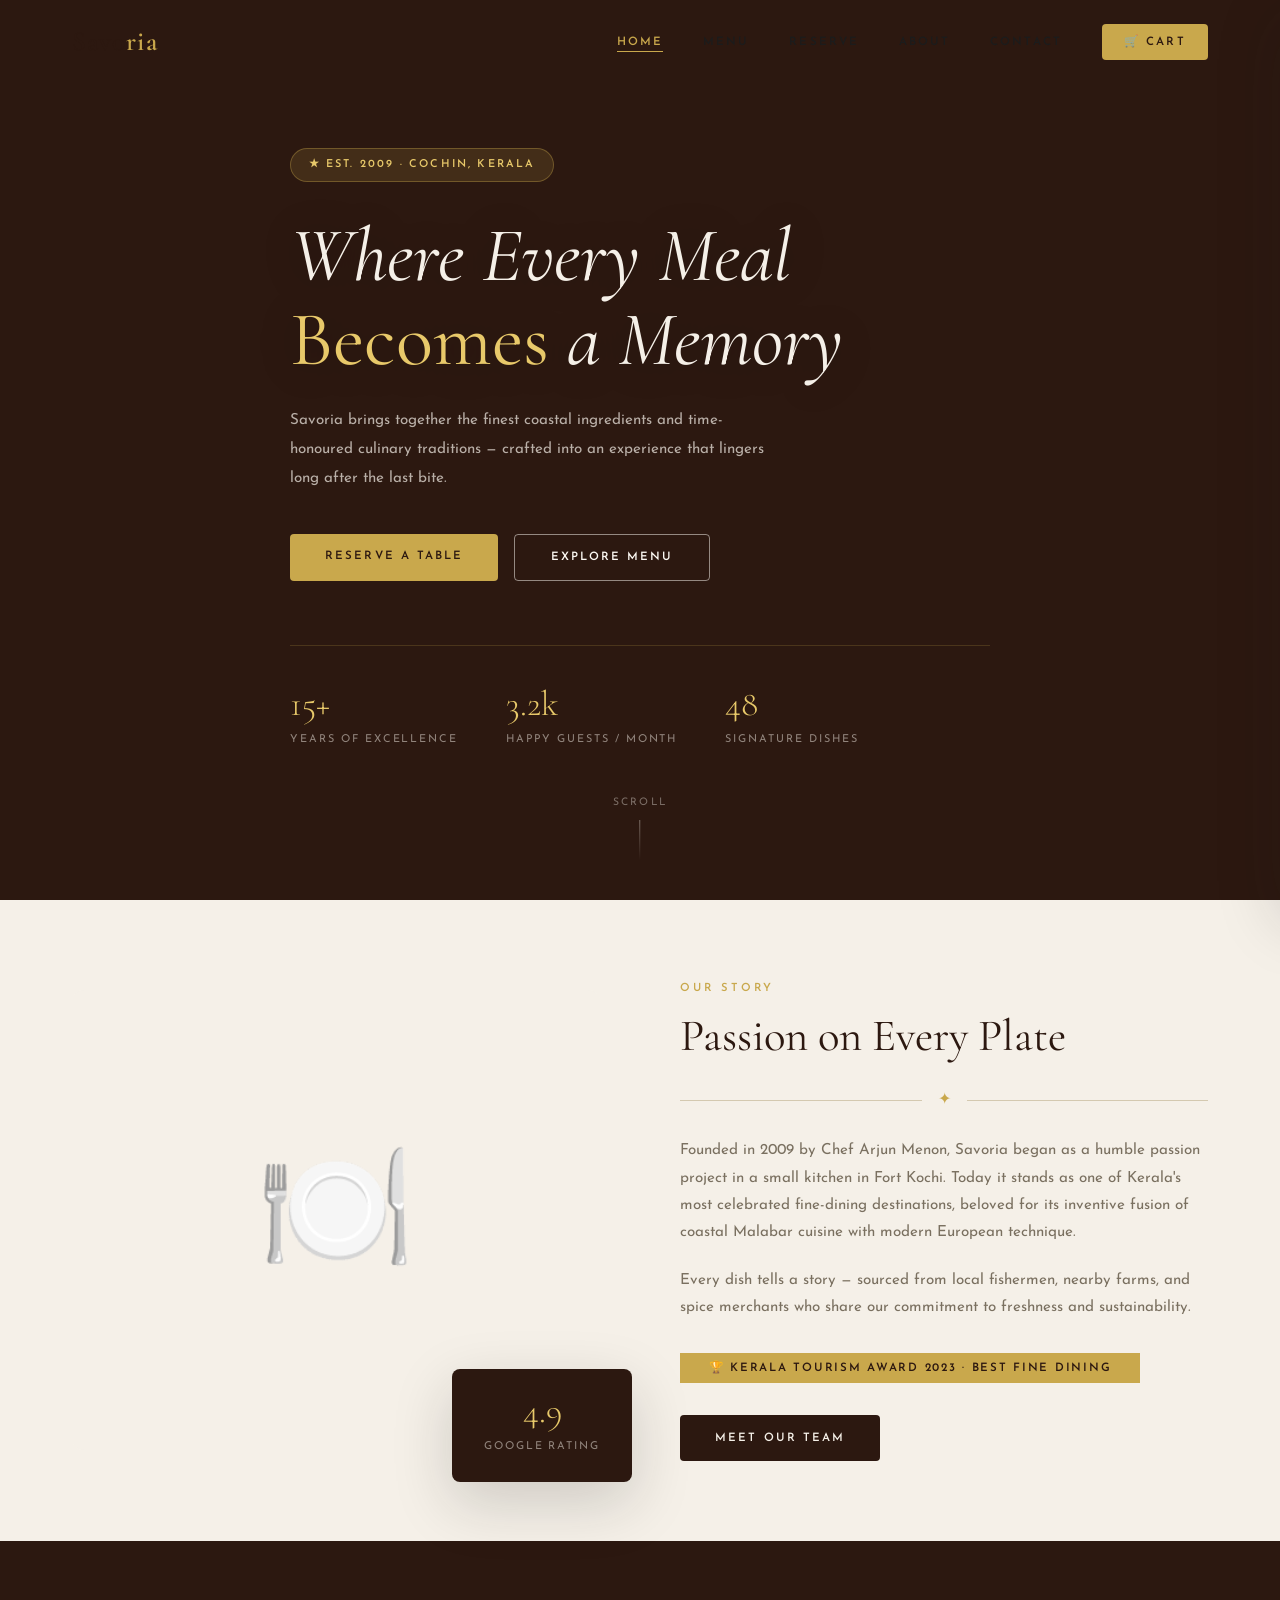
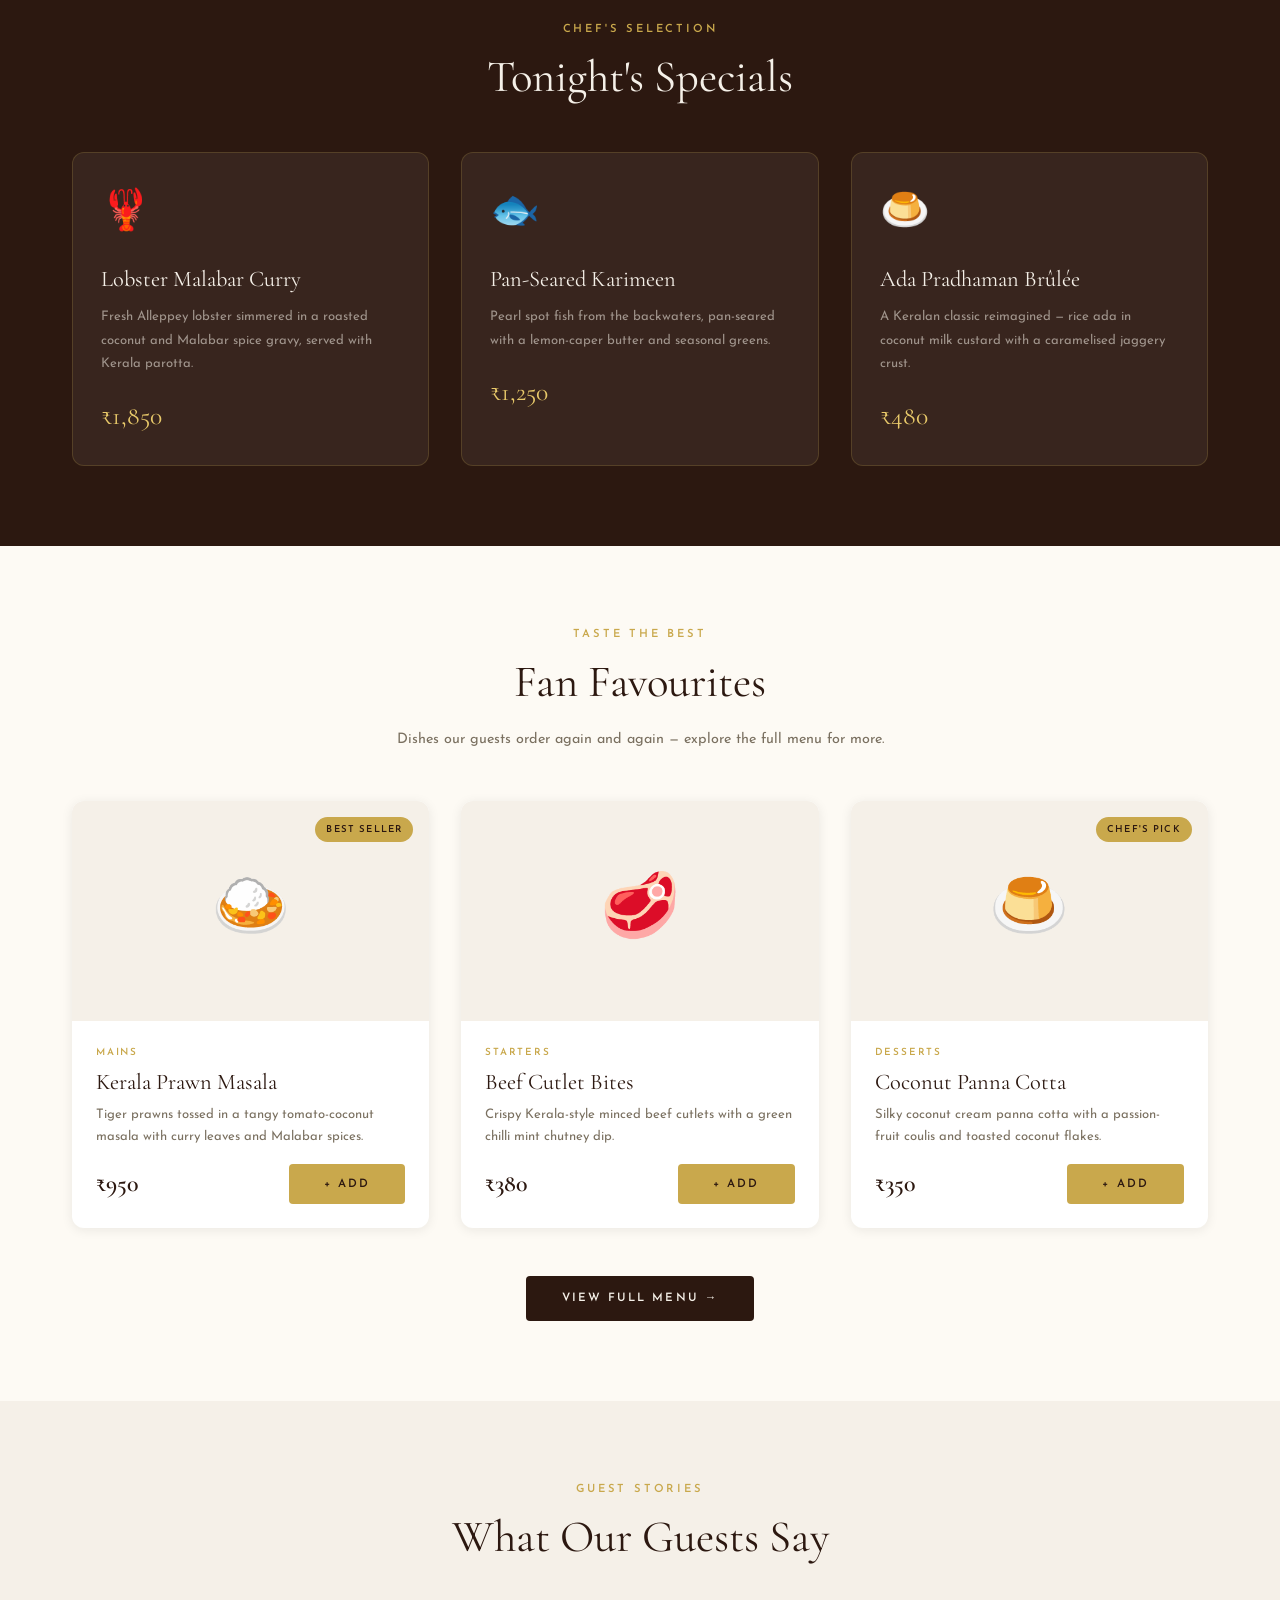
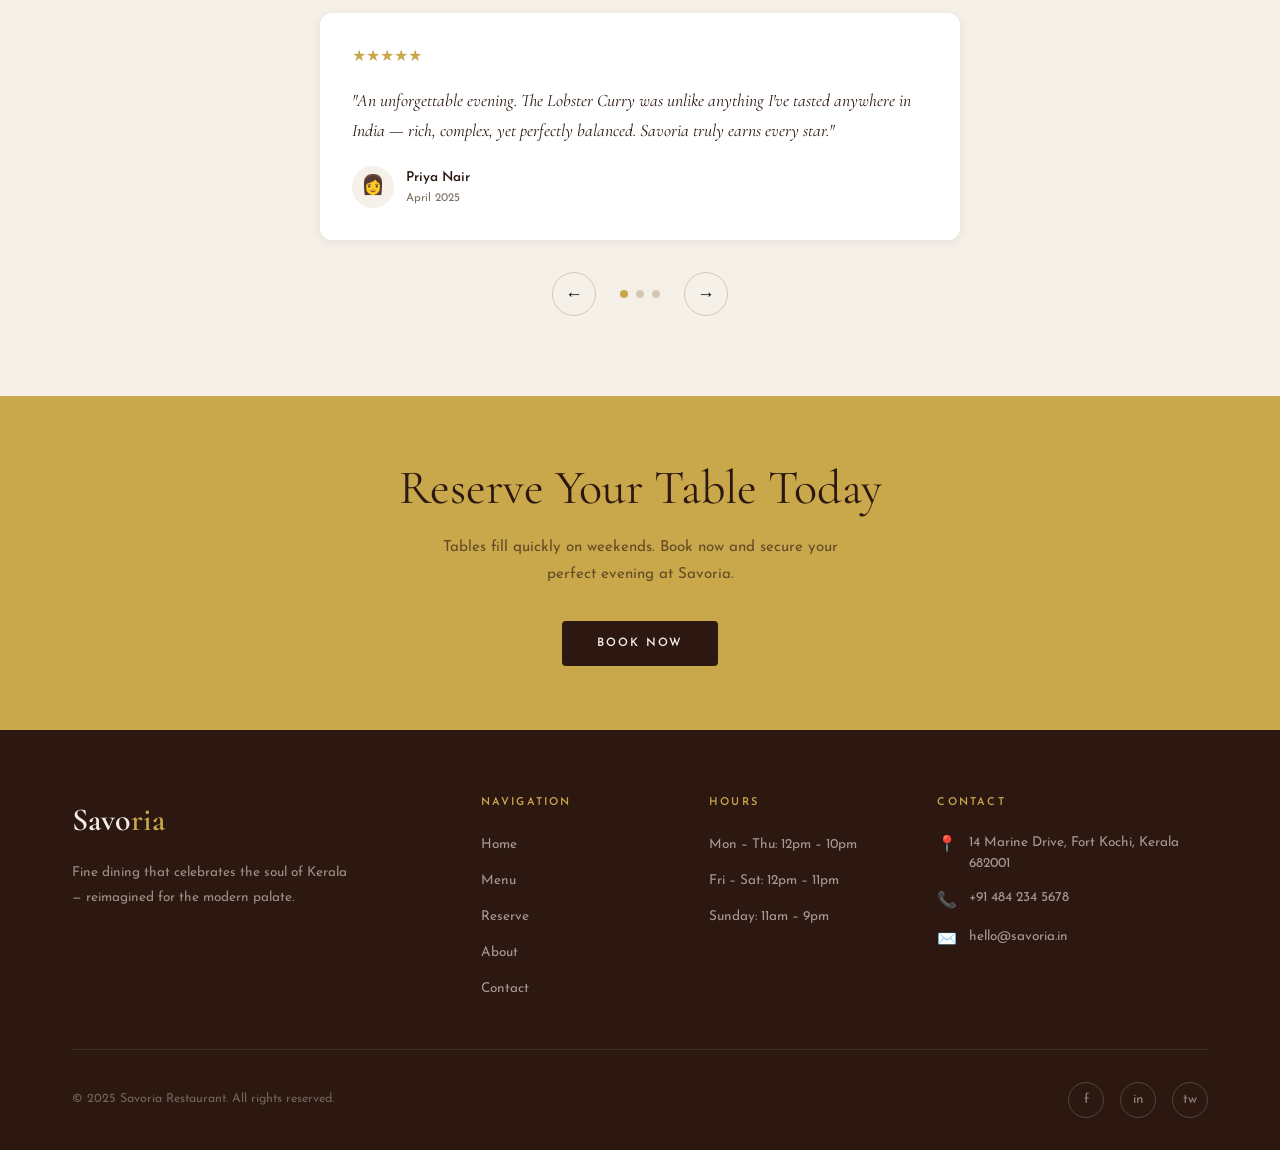
<file: Project Restaurant/index.html>
<!DOCTYPE html>
<html lang="en">
<head>
  <meta charset="UTF-8" />
  <meta name="viewport" content="width=device-width, initial-scale=1.0" />
  <title>Savoria — Fine Dining Restaurant</title>
  <link rel="stylesheet" href="css/style.css" />
  <!-- Inline CSS: hero text shadow effect -->
  <style>
    .hero h1 { text-shadow: 0 2px 40px rgba(0,0,0,.3); }
    .highlight-strip {
      background: var(--gold);
      padding: .35rem 1.8rem;
      margin: 2.5rem 0;
      display: inline-flex;
      align-items: center;
      gap: .75rem;
    }
    .highlight-strip span { font-size: .72rem; font-weight: 600; letter-spacing: .15em; text-transform: uppercase; color: var(--espresso); }
    .about-split { display: grid; grid-template-columns: 1fr 1fr; gap: 5rem; align-items: center; }
    .about-img-stack { position: relative; }
    .about-img-main { border-radius: 12px; overflow: hidden; height: 460px; background: var(--cream); display: flex; align-items: center; justify-content: center; font-size: 8rem; }
    .about-img-float {
      position: absolute; bottom: -2rem; right: -2rem;
      width: 180px; padding: 1.5rem; background: var(--espresso);
      border-radius: 8px; text-align: center; box-shadow: var(--shadow-lg);
    }
    .about-img-float .stat-value { color: var(--gold-light); }
    .about-img-float .stat-label { color: rgba(245,240,232,.5); }
    .specials-bg { background: var(--espresso); }
    .specials-grid { display: grid; grid-template-columns: repeat(3, 1fr); gap: 2rem; }
    .special-card { background: rgba(255,255,255,.06); border: 1px solid rgba(201,168,76,.2); border-radius: 12px; padding: 1.75rem; transition: all .3s; }
    .special-card:hover { background: rgba(255,255,255,.1); border-color: var(--gold); transform: translateY(-4px); }
    .special-icon { font-size: 2.5rem; margin-bottom: 1rem; }
    .special-name { font-family: var(--font-serif); font-size: 1.4rem; color: var(--cream); margin-bottom: .5rem; }
    .special-desc { font-size: .82rem; color: rgba(245,240,232,.55); line-height: 1.8; margin-bottom: 1.25rem; }
    .special-price { font-family: var(--font-serif); font-size: 1.6rem; color: var(--gold-light); }

    .tslide { display: none; }
    .tslide.active { display: block; }
    .slider-controls { display: flex; align-items: center; justify-content: center; gap: 1.5rem; margin-top: 2rem; }
    .slider-btn { background: none; border: 1px solid var(--border); width: 44px; height: 44px; border-radius: 50%; cursor: pointer; font-size: 1.1rem; transition: all .25s; }
    .slider-btn:hover { background: var(--espresso); color: #fff; border-color: var(--espresso); }
    .tdot { width: 8px; height: 8px; border-radius: 50%; background: var(--border); cursor: pointer; transition: background .25s; }
    .tdot.active { background: var(--gold); }
    .dots-wrap { display: flex; gap: .5rem; align-items: center; }

    @media (max-width: 900px) {
      .about-split { grid-template-columns: 1fr; }
      .specials-grid { grid-template-columns: 1fr; }
    }
  </style>
</head>
<body>

<!-- CART OVERLAY -->
<div id="cart-overlay" class="cart-overlay"></div>

<!-- CART SIDEBAR -->
<aside id="cart-sidebar">
  <div class="cart-header">
    <div class="cart-title">Your Order</div>
    <button class="cart-close">✕</button>
  </div>
  <div class="cart-items"></div>
  <div class="cart-footer">
    <div class="cart-total">
      <span>Total</span>
      <span>₹0.00</span>
    </div>
    <a href="reservation.html" class="btn btn-primary" style="width:100%;text-align:center;display:block">Reserve &amp; Order</a>
  </div>
</aside>

<!-- NAVBAR -->
<nav class="navbar" style="background:transparent;">
  <div class="container">
    <div class="nav-inner">
      <a class="nav-logo" href="index.html">Savo<span>ria</span></a>
      <ul class="nav-links">
        <li><a href="index.html">Home</a></li>
        <li><a href="menu.html">Menu</a></li>
        <li><a href="reservation.html">Reserve</a></li>
        <li><a href="about.html">About</a></li>
        <li><a href="contact.html">Contact</a></li>
        <li>
          <div class="cart-btn-wrap">
            <a href="#" class="btn-nav open-cart" style="display:flex;align-items:center;gap:.5rem;">🛒 Cart</a>
            <span class="cart-badge" style="display:none">0</span>
          </div>
        </li>
      </ul>
      <button class="hamburger" aria-label="Menu">
        <span></span><span></span><span></span>
      </button>
    </div>
  </div>
</nav>

<!-- HERO -->
<section class="hero">
  <div class="hero-bg"></div>
  <div class="container">
    <div class="hero-content fade-up">
      <div class="hero-badge"><span>★ Est. 2009 · Cochin, Kerala</span></div>
      <h1>Where Every Meal <em>Becomes</em> a Memory</h1>
      <p class="hero-desc">
        Savoria brings together the finest coastal ingredients and time-honoured
        culinary traditions — crafted into an experience that lingers long after
        the last bite.
      </p>
      <div class="hero-cta">
        <a href="reservation.html" class="btn btn-primary">Reserve a Table</a>
        <a href="menu.html" class="btn btn-outline">Explore Menu</a>
      </div>
      <div class="hero-stats">
        <div><span class="stat-value">15+</span><span class="stat-label">Years of Excellence</span></div>
        <div><span class="stat-value">3.2k</span><span class="stat-label">Happy Guests / Month</span></div>
        <div><span class="stat-value">48</span><span class="stat-label">Signature Dishes</span></div>
      </div>
    </div>
  </div>
  <div class="hero-scroll">Scroll</div>
</section>

<!-- ABOUT STRIP -->
<section class="section bg-cream">
  <div class="container">
    <div class="about-split">
      <div class="about-img-stack reveal">
        <div class="about-img-main">🍽️</div>
        <div class="about-img-float">
          <span class="stat-value">4.9</span>
          <span class="stat-label">Google Rating</span>
        </div>
      </div>
      <div class="reveal">
        <span class="section-label">Our Story</span>
        <h2 class="section-title">Passion on Every Plate</h2>
        <div class="divider"><span class="divider-icon">✦</span></div>
        <p style="margin-bottom:1.25rem;">
          Founded in 2009 by Chef Arjun Menon, Savoria began as a humble passion project
          in a small kitchen in Fort Kochi. Today it stands as one of Kerala's most celebrated
          fine-dining destinations, beloved for its inventive fusion of coastal Malabar cuisine
          with modern European technique.
        </p>
        <p>
          Every dish tells a story — sourced from local fishermen, nearby farms, and spice
          merchants who share our commitment to freshness and sustainability.
        </p>
        <div class="highlight-strip" style="margin:2rem 0;">
          <span>🏆 Kerala Tourism Award 2023 · Best Fine Dining</span>
        </div>
        <a href="about.html" class="btn btn-dark">Meet Our Team</a>
      </div>
    </div>
  </div>
</section>

<!-- SPECIALS (dark section) -->
<section class="section specials-bg">
  <div class="container">
    <div class="text-center" style="margin-bottom:3rem">
      <span class="section-label">Chef's Selection</span>
      <h2 class="section-title" style="color:var(--cream)">Tonight's Specials</h2>
    </div>
    <div class="specials-grid">
      <div class="special-card reveal">
        <div class="special-icon">🦞</div>
        <div class="special-name">Lobster Malabar Curry</div>
        <p class="special-desc">Fresh Alleppey lobster simmered in a roasted coconut and Malabar spice gravy, served with Kerala parotta.</p>
        <div class="special-price">₹1,850</div>
      </div>
      <div class="special-card reveal">
        <div class="special-icon">🐟</div>
        <div class="special-name">Pan-Seared Karimeen</div>
        <p class="special-desc">Pearl spot fish from the backwaters, pan-seared with a lemon-caper butter and seasonal greens.</p>
        <div class="special-price">₹1,250</div>
      </div>
      <div class="special-card reveal">
        <div class="special-icon">🍮</div>
        <div class="special-name">Ada Pradhaman Brûlée</div>
        <p class="special-desc">A Keralan classic reimagined — rice ada in coconut milk custard with a caramelised jaggery crust.</p>
        <div class="special-price">₹480</div>
      </div>
    </div>
  </div>
</section>

<!-- FEATURED MENU PREVIEW -->
<section class="section">
  <div class="container">
    <div class="text-center reveal" style="margin-bottom:3rem">
      <span class="section-label">Taste the Best</span>
      <h2 class="section-title">Fan Favourites</h2>
      <p class="section-subtitle">Dishes our guests order again and again — explore the full menu for more.</p>
    </div>
    <div class="menu-grid">
      <!-- Card 1 -->
      <article class="menu-card reveal" data-category="mains">
        <div class="menu-card-img">🍛</div>
        <span class="menu-badge">Best Seller</span>
        <div class="menu-card-body">
          <div class="menu-card-tag">Mains</div>
          <h3 class="menu-card-name">Kerala Prawn Masala</h3>
          <p class="menu-card-desc">Tiger prawns tossed in a tangy tomato-coconut masala with curry leaves and Malabar spices.</p>
          <div class="menu-card-footer">
            <span class="menu-price">₹950</span>
            <button class="btn btn-primary" onclick="Cart.add('prawn-masala','Kerala Prawn Masala',950,'🍛')">+ Add</button>
          </div>
        </div>
      </article>
      <!-- Card 2 -->
      <article class="menu-card reveal" data-category="starters">
        <div class="menu-card-img">🥩</div>
        <div class="menu-card-body">
          <div class="menu-card-tag">Starters</div>
          <h3 class="menu-card-name">Beef Cutlet Bites</h3>
          <p class="menu-card-desc">Crispy Kerala-style minced beef cutlets with a green chilli mint chutney dip.</p>
          <div class="menu-card-footer">
            <span class="menu-price">₹380</span>
            <button class="btn btn-primary" onclick="Cart.add('beef-cutlet','Beef Cutlet Bites',380,'🥩')">+ Add</button>
          </div>
        </div>
      </article>
      <!-- Card 3 -->
      <article class="menu-card reveal" data-category="desserts">
        <div class="menu-card-img">🍮</div>
        <span class="menu-badge">Chef's Pick</span>
        <div class="menu-card-body">
          <div class="menu-card-tag">Desserts</div>
          <h3 class="menu-card-name">Coconut Panna Cotta</h3>
          <p class="menu-card-desc">Silky coconut cream panna cotta with a passion-fruit coulis and toasted coconut flakes.</p>
          <div class="menu-card-footer">
            <span class="menu-price">₹350</span>
            <button class="btn btn-primary" onclick="Cart.add('panna-cotta','Coconut Panna Cotta',350,'🍮')">+ Add</button>
          </div>
        </div>
      </article>
    </div>
    <div class="text-center" style="margin-top:3rem">
      <a href="menu.html" class="btn btn-dark">View Full Menu →</a>
    </div>
  </div>
</section>

<!-- TESTIMONIALS -->
<section class="section bg-cream">
  <div class="container">
    <div class="text-center reveal" style="margin-bottom:3rem">
      <span class="section-label">Guest Stories</span>
      <h2 class="section-title">What Our Guests Say</h2>
    </div>
    <div style="max-width:640px;margin:0 auto;">
      <div class="tslide active">
        <div class="testimonial-card">
          <div class="stars">★★★★★</div>
          <p class="testimonial-text">"An unforgettable evening. The Lobster Curry was unlike anything I've tasted anywhere in India — rich, complex, yet perfectly balanced. Savoria truly earns every star."</p>
          <div class="testimonial-author">
            <div class="author-avatar">👩</div>
            <div>
              <div class="author-name">Priya Nair</div>
              <div class="author-date">April 2025</div>
            </div>
          </div>
        </div>
      </div>
      <div class="tslide">
        <div class="testimonial-card">
          <div class="stars">★★★★★</div>
          <p class="testimonial-text">"We celebrated our anniversary here and it was magical. The ambiance, the service, the food — absolutely impeccable. The Ada Pradhaman Brûlée was a work of art."</p>
          <div class="testimonial-author">
            <div class="author-avatar">👨</div>
            <div>
              <div class="author-name">Rahul &amp; Sneha Pillai</div>
              <div class="author-date">March 2025</div>
            </div>
          </div>
        </div>
      </div>
      <div class="tslide">
        <div class="testimonial-card">
          <div class="stars">★★★★☆</div>
          <p class="testimonial-text">"The pan-seared Karimeen was perfectly cooked — flaky and delicious. Lovely atmosphere with attentive staff. Will definitely return on my next visit to Kochi."</p>
          <div class="testimonial-author">
            <div class="author-avatar">👩</div>
            <div>
              <div class="author-name">Ananya Krishnan</div>
              <div class="author-date">February 2025</div>
            </div>
          </div>
        </div>
      </div>
      <div class="slider-controls">
        <button class="slider-btn tprev">←</button>
        <div class="dots-wrap">
          <div class="tdot active"></div>
          <div class="tdot"></div>
          <div class="tdot"></div>
        </div>
        <button class="slider-btn tnext">→</button>
      </div>
    </div>
  </div>
</section>

<!-- CTA BANNER -->
<section style="background:var(--gold);padding:4rem 0;text-align:center">
  <div class="container reveal">
    <h2 style="font-family:var(--font-serif);font-size:clamp(1.8rem,4vw,3rem);color:var(--espresso);margin-bottom:1rem">
      Reserve Your Table Today
    </h2>
    <p style="color:rgba(44,24,16,.65);margin-bottom:2rem;max-width:440px;margin-left:auto;margin-right:auto">
      Tables fill quickly on weekends. Book now and secure your perfect evening at Savoria.
    </p>
    <a href="reservation.html" class="btn btn-dark">Book Now</a>
  </div>
</section>

<!-- FOOTER -->
<footer class="footer">
  <div class="container">
    <div class="footer-grid">
      <div>
        <div class="footer-logo">Savo<span>ria</span></div>
        <p class="footer-desc">Fine dining that celebrates the soul of Kerala — reimagined for the modern palate.</p>
      </div>
      <div>
        <div class="footer-title">Navigation</div>
        <ul class="footer-links">
          <li><a href="index.html">Home</a></li>
          <li><a href="menu.html">Menu</a></li>
          <li><a href="reservation.html">Reserve</a></li>
          <li><a href="about.html">About</a></li>
          <li><a href="contact.html">Contact</a></li>
        </ul>
      </div>
      <div>
        <div class="footer-title">Hours</div>
        <ul class="footer-links">
          <li><a>Mon – Thu: 12pm – 10pm</a></li>
          <li><a>Fri – Sat: 12pm – 11pm</a></li>
          <li><a>Sunday: 11am – 9pm</a></li>
        </ul>
      </div>
      <div>
        <div class="footer-title">Contact</div>
        <div class="footer-contact-item"><span class="footer-contact-icon">📍</span> 14 Marine Drive, Fort Kochi, Kerala 682001</div>
        <div class="footer-contact-item"><span class="footer-contact-icon">📞</span> +91 484 234 5678</div>
        <div class="footer-contact-item"><span class="footer-contact-icon">✉️</span> hello@savoria.in</div>
      </div>
    </div>
    <div class="footer-bottom">
      <span class="footer-copy">© 2025 Savoria Restaurant. All rights reserved.</span>
      <div class="footer-socials">
        <div class="footer-social">f</div>
        <div class="footer-social">in</div>
        <div class="footer-social">tw</div>
      </div>
    </div>
  </div>
</footer>

<script src="js/main.js"></script>
</body>
</html>
</file>
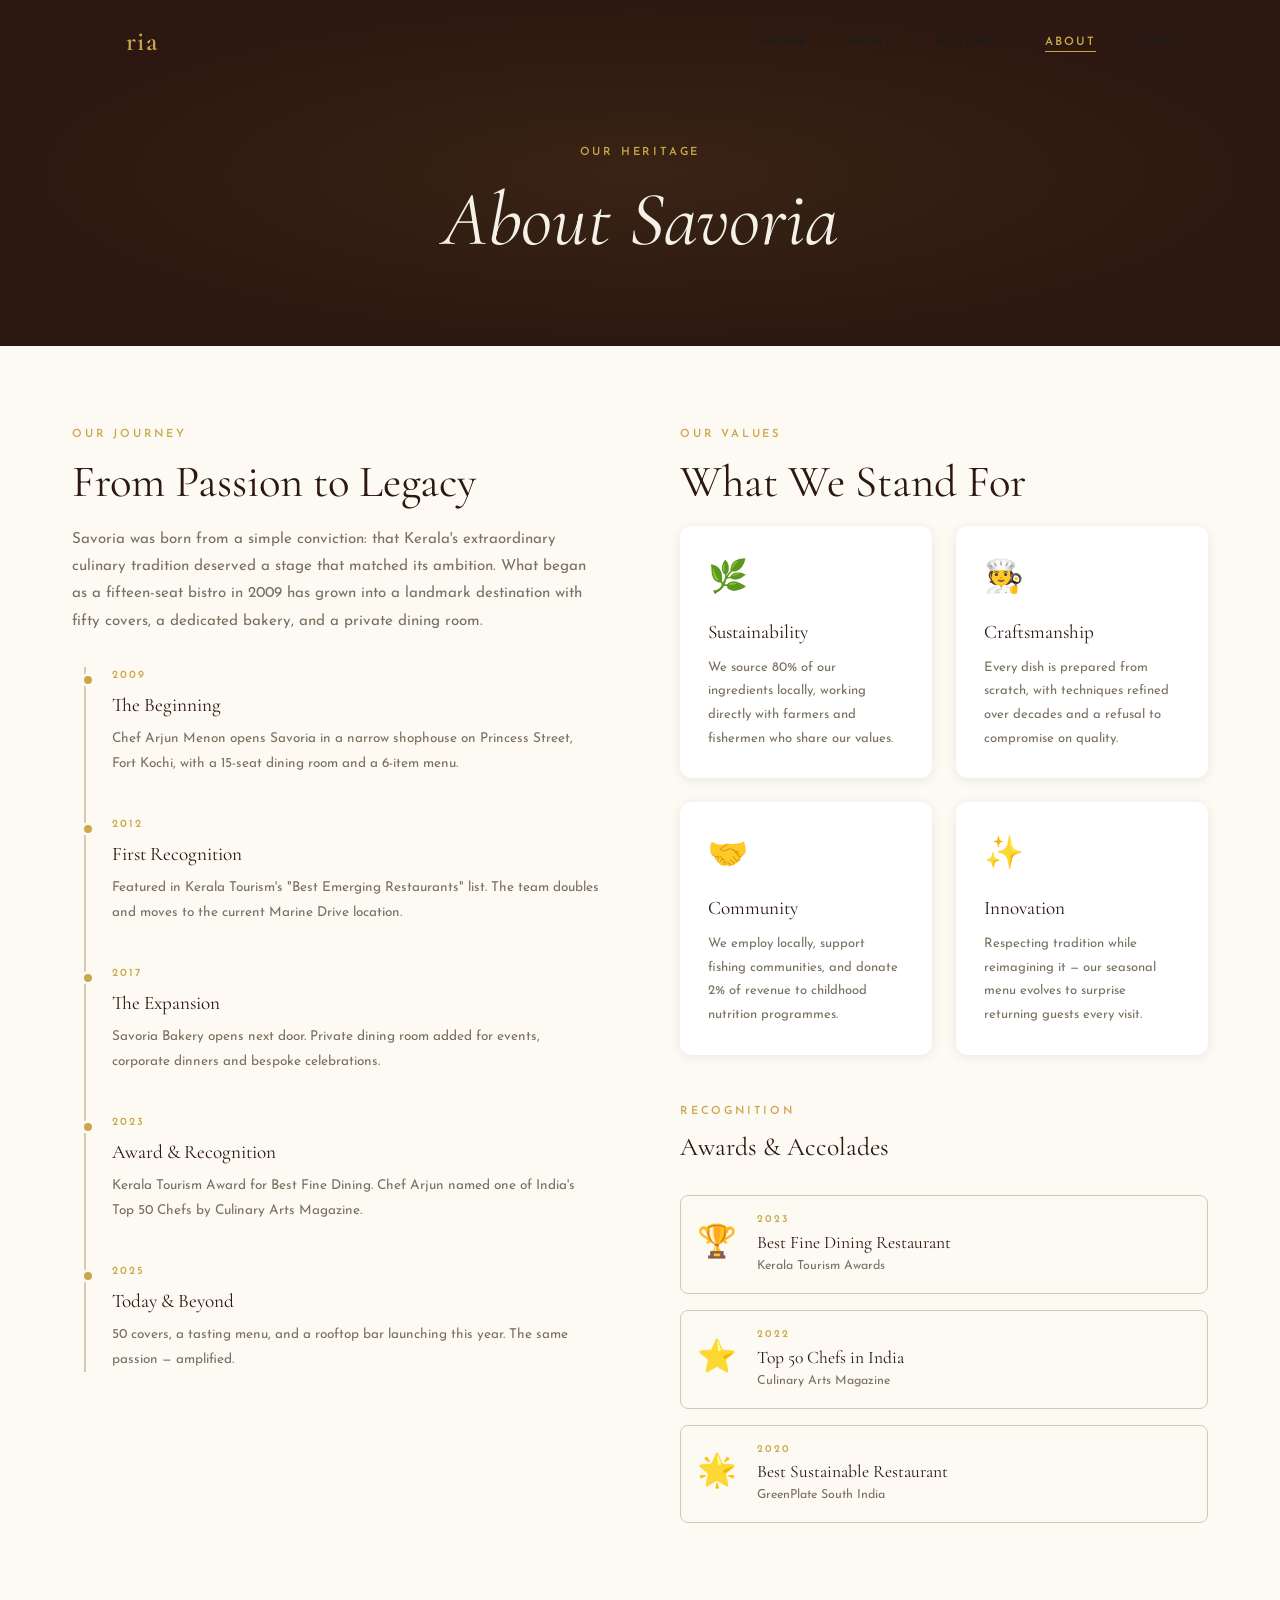
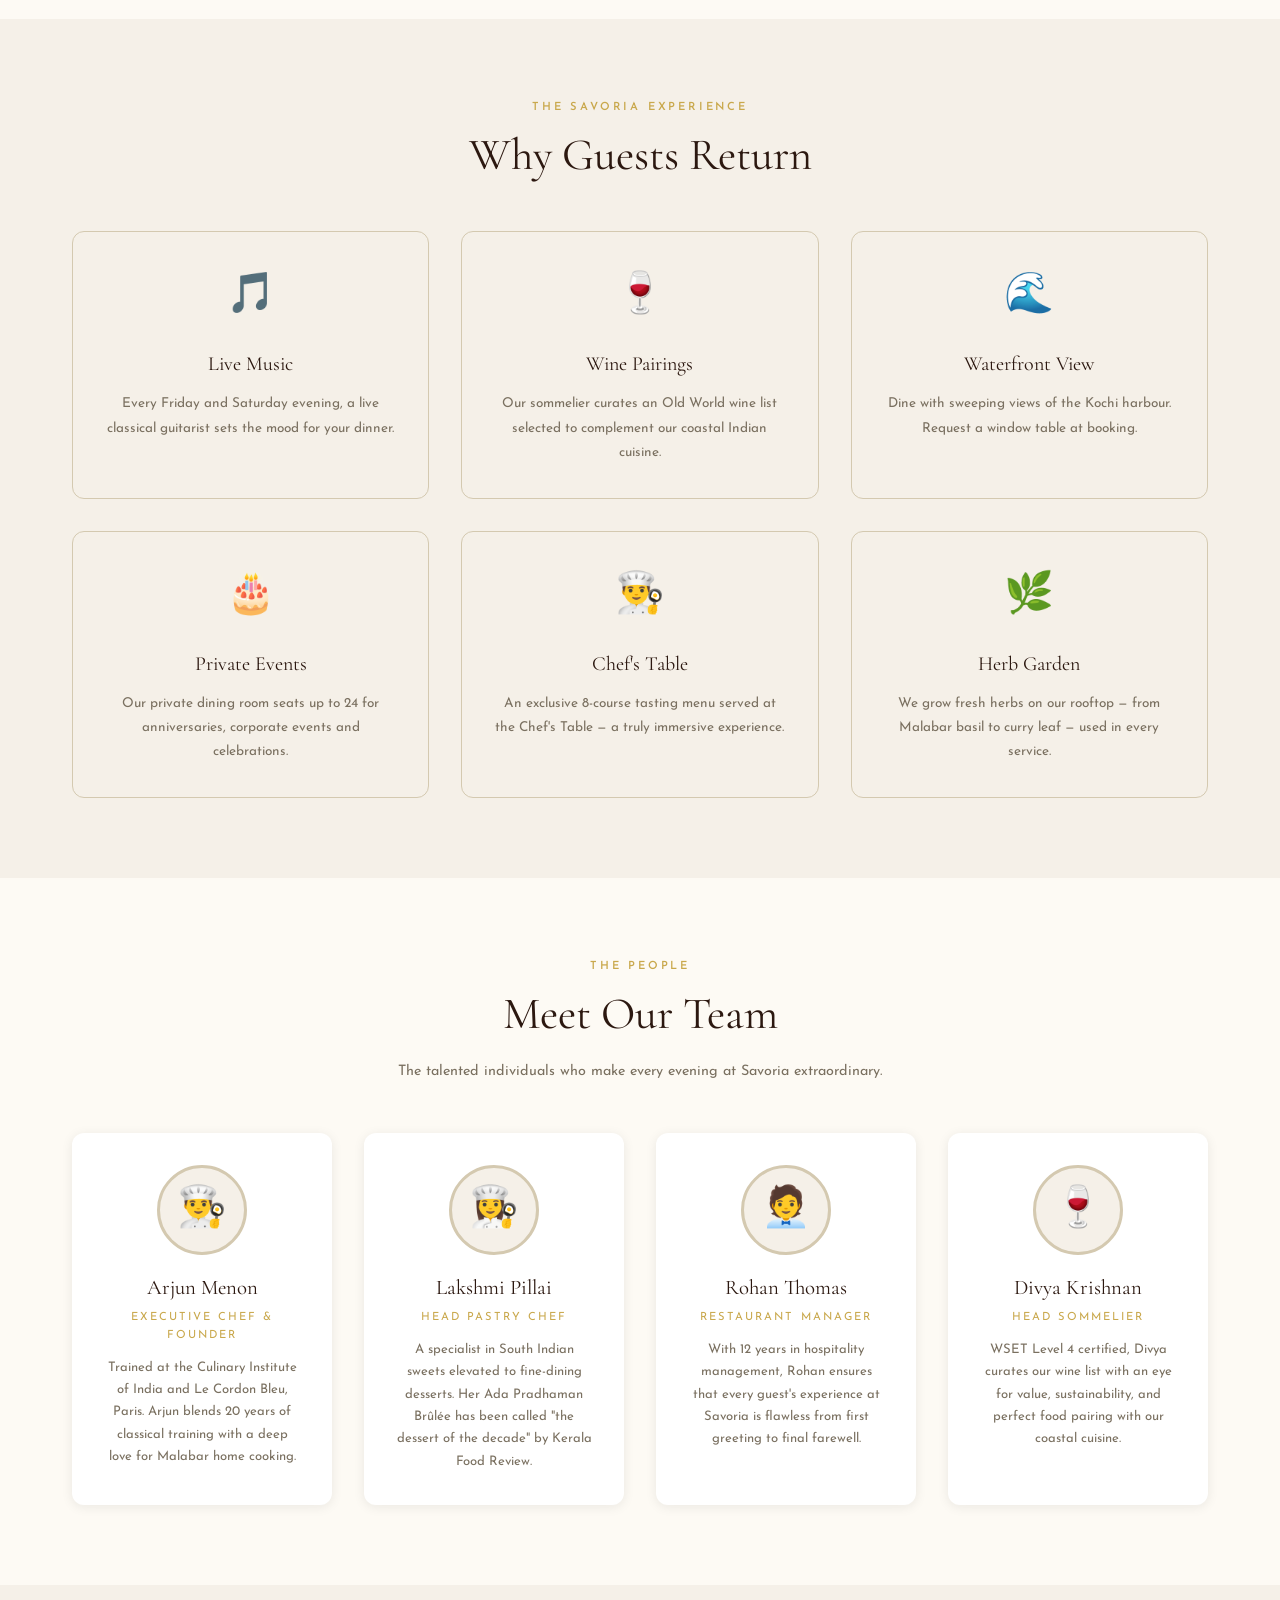
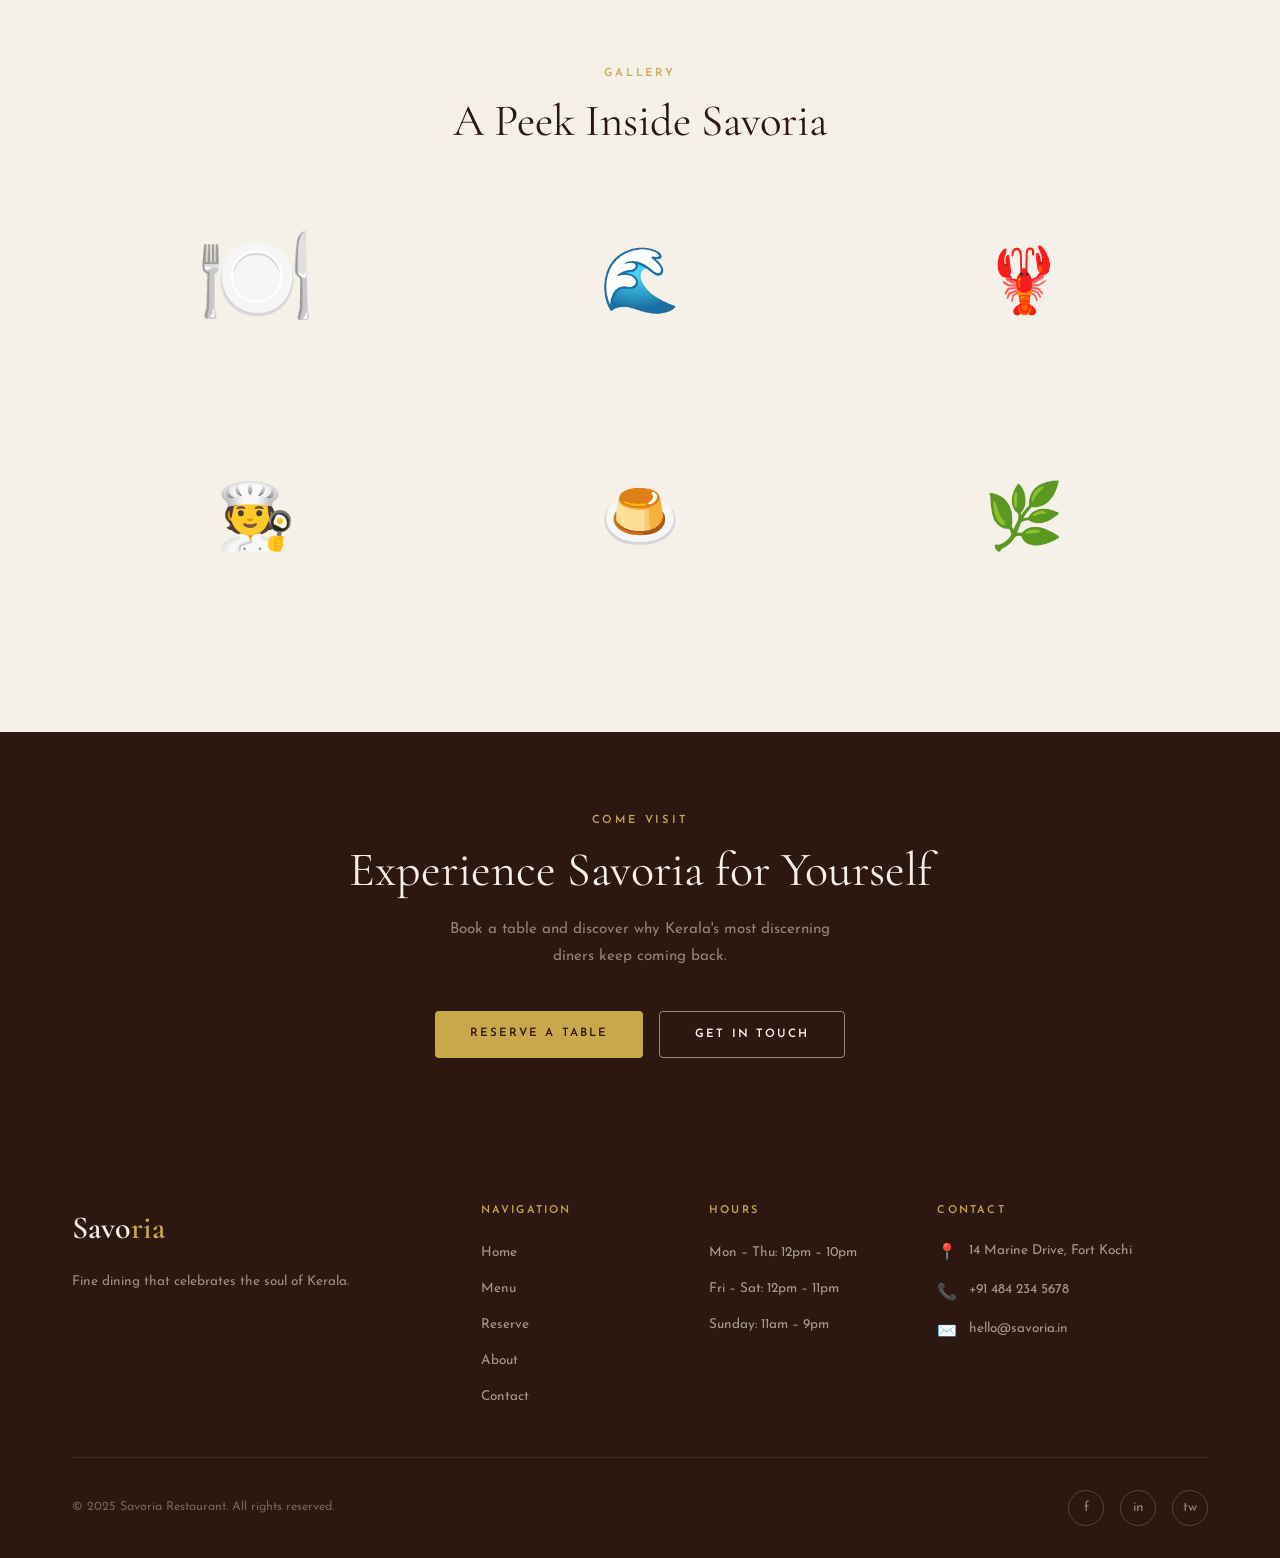
<file: Project Restaurant/about.html>
<!DOCTYPE html>
<html lang="en">
<head>
  <meta charset="UTF-8" />
  <meta name="viewport" content="width=device-width, initial-scale=1.0" />
  <title>About Us — Savoria Restaurant</title>
  <link rel="stylesheet" href="css/style.css" />
  <style>
    /* Inline CSS: timeline */
    .timeline { position: relative; padding-left: 2.5rem; }
    .timeline::before { content: ''; position: absolute; left: .75rem; top: 0; bottom: 0; width: 2px; background: var(--border); }
    .timeline-item { position: relative; margin-bottom: 2.5rem; }
    .timeline-dot { position: absolute; left: -1.95rem; top: .35rem; width: 14px; height: 14px; border-radius: 50%; background: var(--gold); border: 3px solid var(--ivory); }
    .timeline-year { font-size: .68rem; font-weight: 600; letter-spacing: .18em; text-transform: uppercase; color: var(--gold); margin-bottom: .35rem; }
    .timeline-title { font-family: var(--font-serif); font-size: 1.2rem; color: var(--espresso); margin-bottom: .4rem; }
    .timeline-desc { font-size: .85rem; color: var(--muted); line-height: 1.8; }
    .values-grid { display: grid; grid-template-columns: repeat(2, 1fr); gap: 1.5rem; }
    .value-card { padding: 1.75rem; border-radius: 12px; background: #fff; box-shadow: var(--shadow-sm); }
    .value-icon { font-size: 2rem; margin-bottom: .75rem; }
    .value-title { font-family: var(--font-serif); font-size: 1.2rem; color: var(--espresso); margin-bottom: .5rem; }
    .value-desc { font-size: .82rem; color: var(--muted); line-height: 1.8; }
    .awards-list { margin-top: 2rem; }
    .award-item { display: flex; gap: 1.25rem; align-items: center; padding: 1rem; border-radius: 8px; border: 1px solid var(--border); margin-bottom: 1rem; transition: var(--transition); }
    .award-item:hover { border-color: var(--gold); background: rgba(201,168,76,.03); }
    .award-icon { font-size: 2rem; flex-shrink: 0; }
    .award-year { font-size: .65rem; font-weight: 600; letter-spacing: .18em; text-transform: uppercase; color: var(--gold); }
    .award-name { font-family: var(--font-serif); font-size: 1.1rem; color: var(--espresso); }
    .award-org  { font-size: .78rem; color: var(--muted); }
    .gallery-grid { display: grid; grid-template-columns: repeat(3, 1fr); gap: 1rem; margin-top: 3rem; }
    .gallery-cell { border-radius: 8px; background: var(--cream); height: 180px; display: flex; align-items: center; justify-content: center; font-size: 4rem; overflow: hidden; transition: transform .4s; cursor: pointer; }
    .gallery-cell:hover { transform: scale(1.03); }
    @media (max-width: 680px) {
      .values-grid { grid-template-columns: 1fr; }
      .gallery-grid { grid-template-columns: repeat(2, 1fr); }
    }
  </style>
</head>
<body>

<!-- NAVBAR -->
<nav class="navbar scrolled">
  <div class="container">
    <div class="nav-inner">
      <a class="nav-logo" href="index.html">Savo<span>ria</span></a>
      <ul class="nav-links">
        <li><a href="index.html">Home</a></li>
        <li><a href="menu.html">Menu</a></li>
        <li><a href="reservation.html">Reserve</a></li>
        <li><a href="about.html">About</a></li>
        <li><a href="contact.html">Contact</a></li>
      </ul>
      <button class="hamburger"><span></span><span></span><span></span></button>
    </div>
  </div>
</nav>

<!-- PAGE HEADER -->
<header class="page-header">
  <div class="container">
    <span class="section-label">Our Heritage</span>
    <h1>About Savoria</h1>
  </div>
</header>

<!-- STORY & TIMELINE -->
<section class="section">
  <div class="container">
    <div style="display:grid;grid-template-columns:1fr 1fr;gap:5rem;align-items:start" class="about-main-grid">

      <div class="reveal">
        <span class="section-label">Our Journey</span>
        <h2 class="section-title">From Passion to Legacy</h2>
        <p style="margin-bottom:2rem">
          Savoria was born from a simple conviction: that Kerala's extraordinary culinary tradition deserved a stage that matched its ambition. What began as a fifteen-seat bistro in 2009 has grown into a landmark destination with fifty covers, a dedicated bakery, and a private dining room.
        </p>
        <div class="timeline">
          <div class="timeline-item">
            <div class="timeline-dot"></div>
            <div class="timeline-year">2009</div>
            <div class="timeline-title">The Beginning</div>
            <p class="timeline-desc">Chef Arjun Menon opens Savoria in a narrow shophouse on Princess Street, Fort Kochi, with a 15-seat dining room and a 6-item menu.</p>
          </div>
          <div class="timeline-item">
            <div class="timeline-dot"></div>
            <div class="timeline-year">2012</div>
            <div class="timeline-title">First Recognition</div>
            <p class="timeline-desc">Featured in Kerala Tourism's "Best Emerging Restaurants" list. The team doubles and moves to the current Marine Drive location.</p>
          </div>
          <div class="timeline-item">
            <div class="timeline-dot"></div>
            <div class="timeline-year">2017</div>
            <div class="timeline-title">The Expansion</div>
            <p class="timeline-desc">Savoria Bakery opens next door. Private dining room added for events, corporate dinners and bespoke celebrations.</p>
          </div>
          <div class="timeline-item">
            <div class="timeline-dot"></div>
            <div class="timeline-year">2023</div>
            <div class="timeline-title">Award & Recognition</div>
            <p class="timeline-desc">Kerala Tourism Award for Best Fine Dining. Chef Arjun named one of India's Top 50 Chefs by Culinary Arts Magazine.</p>
          </div>
          <div class="timeline-item">
            <div class="timeline-dot"></div>
            <div class="timeline-year">2025</div>
            <div class="timeline-title">Today &amp; Beyond</div>
            <p class="timeline-desc">50 covers, a tasting menu, and a rooftop bar launching this year. The same passion — amplified.</p>
          </div>
        </div>
      </div>

      <div class="reveal">
        <!-- Values -->
        <span class="section-label">Our Values</span>
        <h2 class="section-title">What We Stand For</h2>
        <div class="values-grid" style="margin-bottom:3rem">
          <div class="value-card">
            <div class="value-icon">🌿</div>
            <div class="value-title">Sustainability</div>
            <p class="value-desc">We source 80% of our ingredients locally, working directly with farmers and fishermen who share our values.</p>
          </div>
          <div class="value-card">
            <div class="value-icon">🧑‍🍳</div>
            <div class="value-title">Craftsmanship</div>
            <p class="value-desc">Every dish is prepared from scratch, with techniques refined over decades and a refusal to compromise on quality.</p>
          </div>
          <div class="value-card">
            <div class="value-icon">🤝</div>
            <div class="value-title">Community</div>
            <p class="value-desc">We employ locally, support fishing communities, and donate 2% of revenue to childhood nutrition programmes.</p>
          </div>
          <div class="value-card">
            <div class="value-icon">✨</div>
            <div class="value-title">Innovation</div>
            <p class="value-desc">Respecting tradition while reimagining it — our seasonal menu evolves to surprise returning guests every visit.</p>
          </div>
        </div>

        <!-- Awards -->
        <span class="section-label">Recognition</span>
        <h3 style="font-family:var(--font-serif);font-size:1.6rem;color:var(--espresso);margin-bottom:1rem">Awards &amp; Accolades</h3>
        <div class="awards-list">
          <div class="award-item">
            <div class="award-icon">🏆</div>
            <div>
              <div class="award-year">2023</div>
              <div class="award-name">Best Fine Dining Restaurant</div>
              <div class="award-org">Kerala Tourism Awards</div>
            </div>
          </div>
          <div class="award-item">
            <div class="award-icon">⭐</div>
            <div>
              <div class="award-year">2022</div>
              <div class="award-name">Top 50 Chefs in India</div>
              <div class="award-org">Culinary Arts Magazine</div>
            </div>
          </div>
          <div class="award-item">
            <div class="award-icon">🌟</div>
            <div>
              <div class="award-year">2020</div>
              <div class="award-name">Best Sustainable Restaurant</div>
              <div class="award-org">GreenPlate South India</div>
            </div>
          </div>
        </div>
      </div>
    </div>
  </div>
</section>

<!-- FEATURES -->
<section class="section bg-cream">
  <div class="container">
    <div class="text-center reveal" style="margin-bottom:3rem">
      <span class="section-label">The Savoria Experience</span>
      <h2 class="section-title">Why Guests Return</h2>
    </div>
    <div class="features-grid reveal">
      <div class="feature-card">
        <div class="feature-icon">🎵</div>
        <div class="feature-title">Live Music</div>
        <p class="feature-desc">Every Friday and Saturday evening, a live classical guitarist sets the mood for your dinner.</p>
      </div>
      <div class="feature-card">
        <div class="feature-icon">🍷</div>
        <div class="feature-title">Wine Pairings</div>
        <p class="feature-desc">Our sommelier curates an Old World wine list selected to complement our coastal Indian cuisine.</p>
      </div>
      <div class="feature-card">
        <div class="feature-icon">🌊</div>
        <div class="feature-title">Waterfront View</div>
        <p class="feature-desc">Dine with sweeping views of the Kochi harbour. Request a window table at booking.</p>
      </div>
      <div class="feature-card">
        <div class="feature-icon">🎂</div>
        <div class="feature-title">Private Events</div>
        <p class="feature-desc">Our private dining room seats up to 24 for anniversaries, corporate events and celebrations.</p>
      </div>
      <div class="feature-card">
        <div class="feature-icon">👨‍🍳</div>
        <div class="feature-title">Chef's Table</div>
        <p class="feature-desc">An exclusive 8-course tasting menu served at the Chef's Table — a truly immersive experience.</p>
      </div>
      <div class="feature-card">
        <div class="feature-icon">🌿</div>
        <div class="feature-title">Herb Garden</div>
        <p class="feature-desc">We grow fresh herbs on our rooftop — from Malabar basil to curry leaf — used in every service.</p>
      </div>
    </div>
  </div>
</section>

<!-- TEAM -->
<section class="section">
  <div class="container">
    <div class="text-center reveal" style="margin-bottom:3rem">
      <span class="section-label">The People</span>
      <h2 class="section-title">Meet Our Team</h2>
      <p class="section-subtitle">The talented individuals who make every evening at Savoria extraordinary.</p>
    </div>
    <div class="team-grid">
      <div class="team-card reveal">
        <div class="team-avatar">👨‍🍳</div>
        <div class="team-name">Arjun Menon</div>
        <div class="team-role">Executive Chef &amp; Founder</div>
        <p class="team-bio">Trained at the Culinary Institute of India and Le Cordon Bleu, Paris. Arjun blends 20 years of classical training with a deep love for Malabar home cooking.</p>
      </div>
      <div class="team-card reveal">
        <div class="team-avatar">👩‍🍳</div>
        <div class="team-name">Lakshmi Pillai</div>
        <div class="team-role">Head Pastry Chef</div>
        <p class="team-bio">A specialist in South Indian sweets elevated to fine-dining desserts. Her Ada Pradhaman Brûlée has been called "the dessert of the decade" by Kerala Food Review.</p>
      </div>
      <div class="team-card reveal">
        <div class="team-avatar">🧑‍💼</div>
        <div class="team-name">Rohan Thomas</div>
        <div class="team-role">Restaurant Manager</div>
        <p class="team-bio">With 12 years in hospitality management, Rohan ensures that every guest's experience at Savoria is flawless from first greeting to final farewell.</p>
      </div>
      <div class="team-card reveal">
        <div class="team-avatar">🍷</div>
        <div class="team-name">Divya Krishnan</div>
        <div class="team-role">Head Sommelier</div>
        <p class="team-bio">WSET Level 4 certified, Divya curates our wine list with an eye for value, sustainability, and perfect food pairing with our coastal cuisine.</p>
      </div>
    </div>
  </div>
</section>

<!-- GALLERY -->
<section class="section bg-cream">
  <div class="container">
    <div class="text-center reveal" style="margin-bottom:3rem">
      <span class="section-label">Gallery</span>
      <h2 class="section-title">A Peek Inside Savoria</h2>
    </div>
    <div class="gallery-grid reveal">
      <div class="gallery-cell" style="font-size:6rem">🍽️</div>
      <div class="gallery-cell">🌊</div>
      <div class="gallery-cell">🦞</div>
      <div class="gallery-cell">🧑‍🍳</div>
      <div class="gallery-cell">🍮</div>
      <div class="gallery-cell">🌿</div>
    </div>
  </div>
</section>

<!-- CTA -->
<section style="background:var(--espresso);padding:5rem 0;text-align:center">
  <div class="container reveal">
    <span class="section-label" style="color:var(--gold);text-align:center;display:block">Come Visit</span>
    <h2 style="font-family:var(--font-serif);color:var(--cream);font-size:clamp(1.8rem,4vw,3rem);margin-bottom:1rem">Experience Savoria for Yourself</h2>
    <p style="color:rgba(245,240,232,.5);max-width:420px;margin:0 auto 2.5rem">Book a table and discover why Kerala's most discerning diners keep coming back.</p>
    <div style="display:flex;gap:1rem;justify-content:center;flex-wrap:wrap">
      <a href="reservation.html" class="btn btn-primary">Reserve a Table</a>
      <a href="contact.html" class="btn btn-outline">Get in Touch</a>
    </div>
  </div>
</section>

<!-- FOOTER -->
<footer class="footer">
  <div class="container">
    <div class="footer-grid">
      <div>
        <div class="footer-logo">Savo<span>ria</span></div>
        <p class="footer-desc">Fine dining that celebrates the soul of Kerala.</p>
      </div>
      <div>
        <div class="footer-title">Navigation</div>
        <ul class="footer-links">
          <li><a href="index.html">Home</a></li>
          <li><a href="menu.html">Menu</a></li>
          <li><a href="reservation.html">Reserve</a></li>
          <li><a href="about.html">About</a></li>
          <li><a href="contact.html">Contact</a></li>
        </ul>
      </div>
      <div>
        <div class="footer-title">Hours</div>
        <ul class="footer-links">
          <li><a>Mon – Thu: 12pm – 10pm</a></li>
          <li><a>Fri – Sat: 12pm – 11pm</a></li>
          <li><a>Sunday: 11am – 9pm</a></li>
        </ul>
      </div>
      <div>
        <div class="footer-title">Contact</div>
        <div class="footer-contact-item"><span class="footer-contact-icon">📍</span> 14 Marine Drive, Fort Kochi</div>
        <div class="footer-contact-item"><span class="footer-contact-icon">📞</span> +91 484 234 5678</div>
        <div class="footer-contact-item"><span class="footer-contact-icon">✉️</span> hello@savoria.in</div>
      </div>
    </div>
    <div class="footer-bottom">
      <span class="footer-copy">© 2025 Savoria Restaurant. All rights reserved.</span>
      <div class="footer-socials">
        <div class="footer-social">f</div>
        <div class="footer-social">in</div>
        <div class="footer-social">tw</div>
      </div>
    </div>
  </div>
</footer>

<script src="js/main.js"></script>
<script>
  // Fix grid for mobile
  const grid = document.querySelector('.about-main-grid');
  if (grid && window.innerWidth < 900) { grid.style.gridTemplateColumns = '1fr'; }
  window.addEventListener('resize', () => {
    if (grid) grid.style.gridTemplateColumns = window.innerWidth < 900 ? '1fr' : '1fr 1fr';
  });
</script>
</body>
</html>
</file>
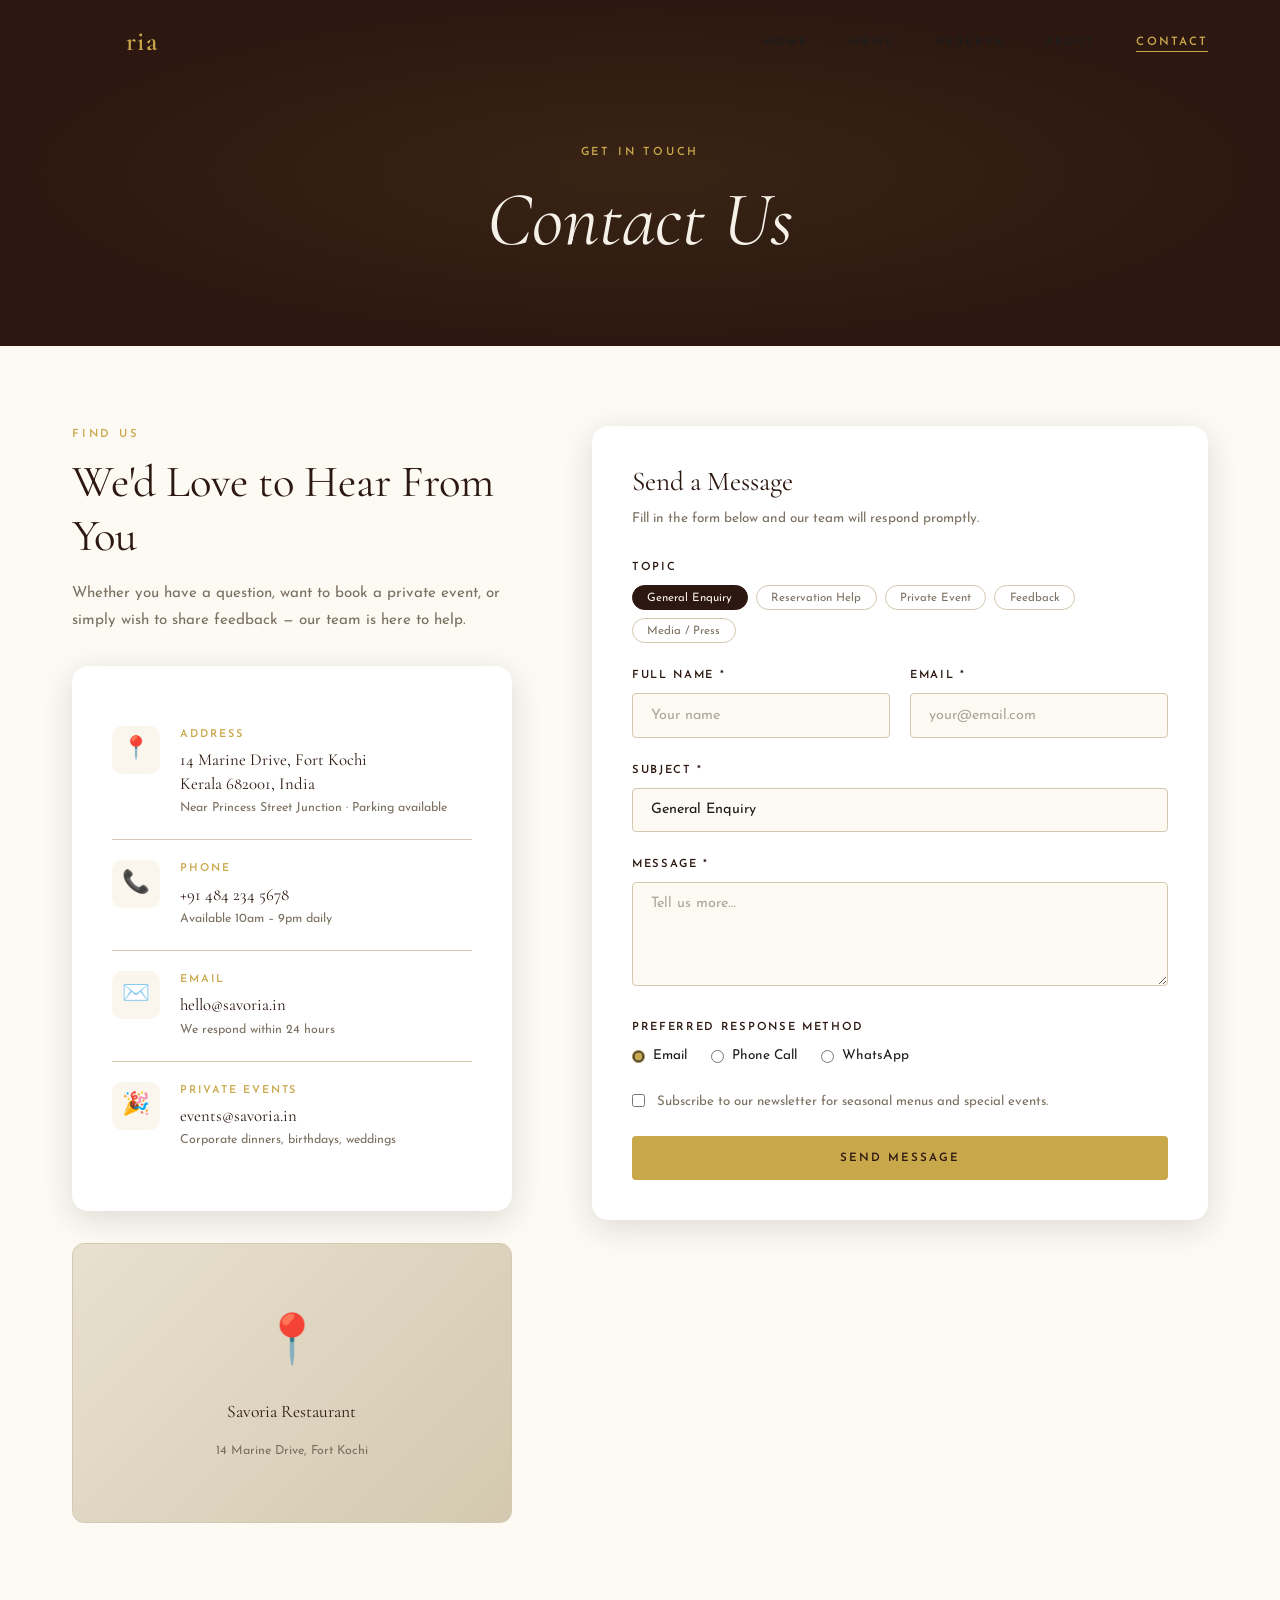
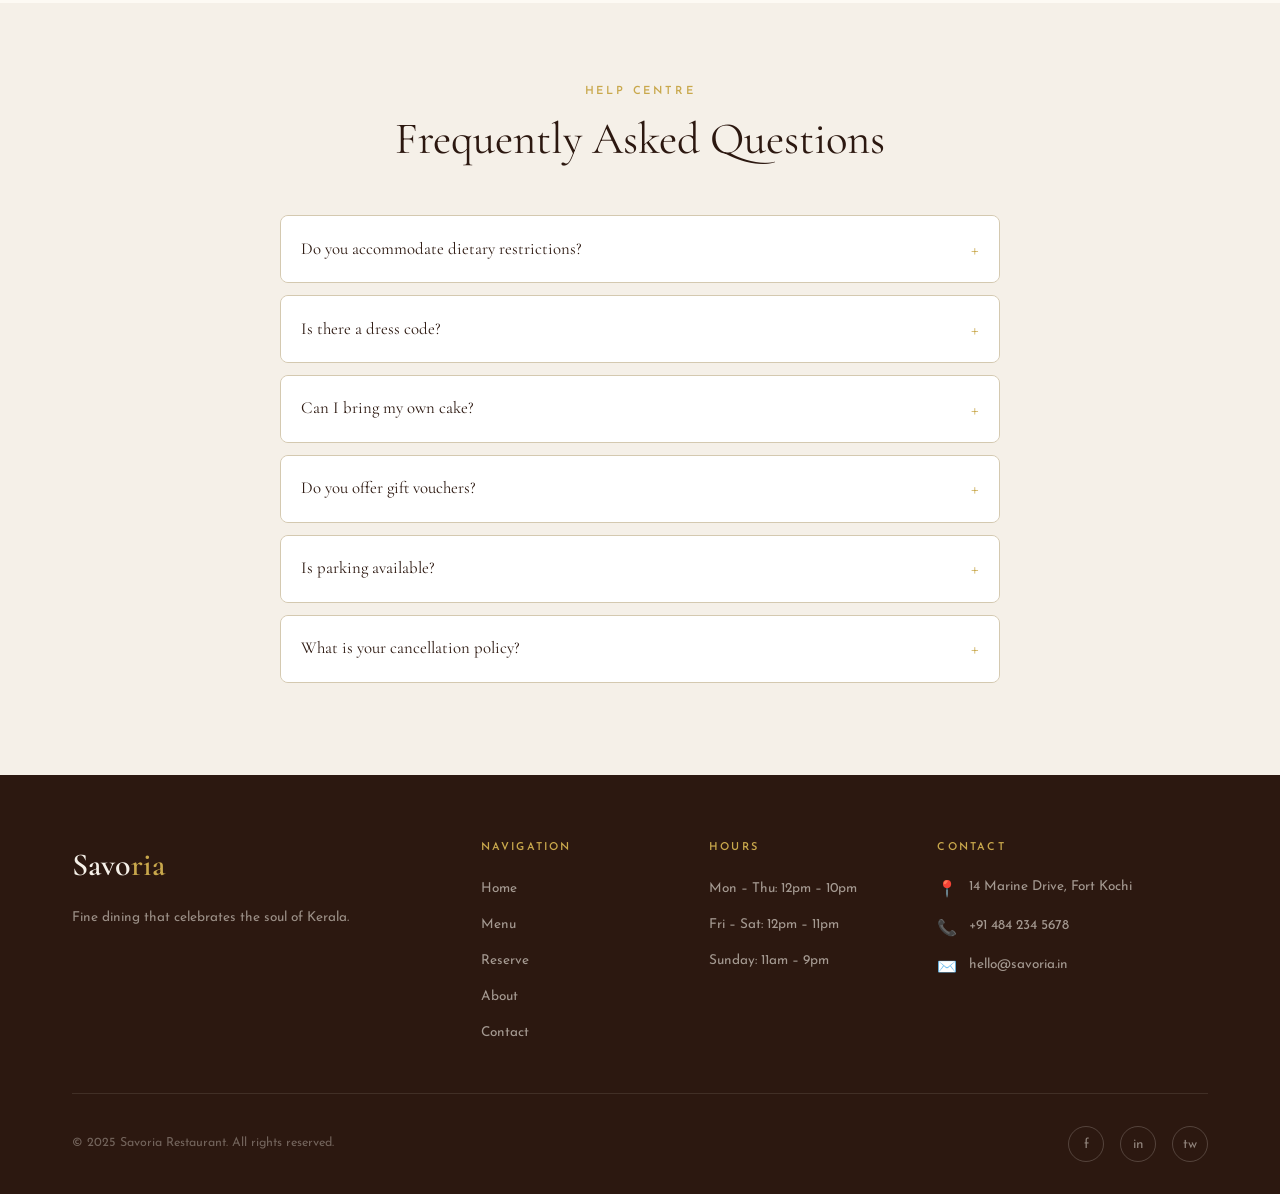
<file: Project Restaurant/contact.html>
<!DOCTYPE html>
<html lang="en">
<head>
  <meta charset="UTF-8" />
  <meta name="viewport" content="width=device-width, initial-scale=1.0" />
  <title>Contact — Savoria Restaurant</title>
  <link rel="stylesheet" href="css/style.css" />
  <!-- Internal CSS -->
  <style>
    .contact-split { display: grid; grid-template-columns: 1fr 1.4fr; gap: 5rem; align-items: start; }
    .contact-card { background: #fff; border-radius: 16px; padding: 2.5rem; box-shadow: var(--shadow-md); }
    .contact-info-item { display: flex; gap: 1.25rem; padding: 1.25rem 0; border-bottom: 1px solid var(--border); }
    .contact-info-item:last-child { border-bottom: none; }
    .ci-icon { width: 48px; height: 48px; background: rgba(201,168,76,.1); border-radius: 10px; display: flex; align-items: center; justify-content: center; font-size: 1.4rem; flex-shrink: 0; }
    .ci-label { font-size: .68rem; font-weight: 600; letter-spacing: .18em; text-transform: uppercase; color: var(--gold); margin-bottom: .3rem; }
    .ci-value { font-family: var(--font-serif); font-size: 1.05rem; color: var(--espresso); line-height: 1.4; }
    .ci-sub { font-size: .78rem; color: var(--muted); margin-top: .25rem; }
    .map-placeholder {
      width: 100%; height: 280px; border-radius: 12px;
      background: linear-gradient(135deg, #e8e0d0, #d4c9b0);
      display: flex; align-items: center; justify-content: center;
      flex-direction: column; gap: 1rem; color: var(--muted);
      font-size: .85rem; border: 1px solid var(--border); margin-top: 2rem;
      position: relative; overflow: hidden;
    }
    .map-placeholder::before {
      content: '📍';
      font-size: 3rem;
      display: block;
    }
    .map-pin-label { font-family: var(--font-serif); font-size: 1.1rem; color: var(--espresso); }
    .map-sub { font-size: .78rem; color: var(--muted); }
    .faq-item { border: 1px solid var(--border); border-radius: 8px; margin-bottom: .75rem; overflow: hidden; }
    .faq-q { padding: 1.1rem 1.25rem; cursor: pointer; display: flex; justify-content: space-between; align-items: center; font-family: var(--font-serif); font-size: 1.05rem; color: var(--espresso); background: #fff; transition: background .2s; user-select: none; }
    .faq-q:hover { background: var(--cream); }
    .faq-q .faq-arrow { transition: transform .3s; color: var(--gold); font-size: 1.2rem; }
    .faq-q.open .faq-arrow { transform: rotate(45deg); }
    .faq-a { max-height: 0; overflow: hidden; transition: max-height .35s ease; background: var(--ivory); }
    .faq-a-inner { padding: 0 1.25rem 1.1rem; font-size: .85rem; color: var(--muted); line-height: 1.8; }
    .subject-chips { display: flex; gap: .5rem; flex-wrap: wrap; margin-bottom: 1rem; }
    .subject-chip { padding: .35rem .9rem; border: 1px solid var(--border); border-radius: 50px; font-size: .72rem; cursor: pointer; background: transparent; color: var(--muted); font-family: var(--font-sans); transition: var(--transition); }
    .subject-chip.active { background: var(--espresso); color: var(--cream); border-color: var(--espresso); }
    @media (max-width: 900px) { .contact-split { grid-template-columns: 1fr; gap: 2rem; } }
  </style>
</head>
<body>

<!-- NAVBAR -->
<nav class="navbar scrolled">
  <div class="container">
    <div class="nav-inner">
      <a class="nav-logo" href="index.html">Savo<span>ria</span></a>
      <ul class="nav-links">
        <li><a href="index.html">Home</a></li>
        <li><a href="menu.html">Menu</a></li>
        <li><a href="reservation.html">Reserve</a></li>
        <li><a href="about.html">About</a></li>
        <li><a href="contact.html">Contact</a></li>
      </ul>
      <button class="hamburger"><span></span><span></span><span></span></button>
    </div>
  </div>
</nav>

<!-- PAGE HEADER -->
<header class="page-header">
  <div class="container">
    <span class="section-label">Get In Touch</span>
    <h1>Contact Us</h1>
  </div>
</header>

<!-- CONTACT SECTION -->
<section class="section">
  <div class="container">
    <div class="contact-split">

      <!-- LEFT: Info -->
      <div class="reveal">
        <span class="section-label">Find Us</span>
        <h2 class="section-title">We'd Love to Hear From You</h2>
        <p style="margin-bottom:2rem">Whether you have a question, want to book a private event, or simply wish to share feedback — our team is here to help.</p>

        <div class="contact-card">
          <div class="contact-info-item">
            <div class="ci-icon">📍</div>
            <div>
              <div class="ci-label">Address</div>
              <div class="ci-value">14 Marine Drive, Fort Kochi<br>Kerala 682001, India</div>
              <div class="ci-sub">Near Princess Street Junction · Parking available</div>
            </div>
          </div>
          <div class="contact-info-item">
            <div class="ci-icon">📞</div>
            <div>
              <div class="ci-label">Phone</div>
              <div class="ci-value">+91 484 234 5678</div>
              <div class="ci-sub">Available 10am – 9pm daily</div>
            </div>
          </div>
          <div class="contact-info-item">
            <div class="ci-icon">✉️</div>
            <div>
              <div class="ci-label">Email</div>
              <div class="ci-value">hello@savoria.in</div>
              <div class="ci-sub">We respond within 24 hours</div>
            </div>
          </div>
          <div class="contact-info-item">
            <div class="ci-icon">🎉</div>
            <div>
              <div class="ci-label">Private Events</div>
              <div class="ci-value">events@savoria.in</div>
              <div class="ci-sub">Corporate dinners, birthdays, weddings</div>
            </div>
          </div>
        </div>

        <!-- Fake map -->
        <div class="map-placeholder">
          <div class="map-pin-label">Savoria Restaurant</div>
          <span class="map-sub">14 Marine Drive, Fort Kochi</span>
        </div>
      </div>

      <!-- RIGHT: Form -->
      <div class="reveal">
        <div class="form-card">
          <h3 style="font-family:var(--font-serif);font-size:1.7rem;color:var(--espresso);margin-bottom:.5rem">Send a Message</h3>
          <p style="margin-bottom:1.75rem;font-size:.85rem">Fill in the form below and our team will respond promptly.</p>

          <!-- Subject chips (event handling) -->
          <div class="form-group">
            <label class="form-label">Topic</label>
            <div class="subject-chips" id="chips">
              <button class="subject-chip active" data-val="General Enquiry" type="button">General Enquiry</button>
              <button class="subject-chip" data-val="Reservation Help" type="button">Reservation Help</button>
              <button class="subject-chip" data-val="Private Event" type="button">Private Event</button>
              <button class="subject-chip" data-val="Feedback" type="button">Feedback</button>
              <button class="subject-chip" data-val="Media / Press" type="button">Media / Press</button>
            </div>
            <input type="hidden" id="chip-value" value="General Enquiry" />
          </div>

          <form id="contact-form" novalidate>
            <div class="form-row">
              <div class="form-group">
                <label class="form-label" for="c-name">Full Name *</label>
                <input type="text" id="c-name" class="form-control" placeholder="Your name" />
                <span class="error-msg">Please enter your name.</span>
              </div>
              <div class="form-group">
                <label class="form-label" for="c-email">Email *</label>
                <input type="email" id="c-email" class="form-control" placeholder="your@email.com" />
                <span class="error-msg">Enter a valid email address.</span>
              </div>
            </div>

            <div class="form-group">
              <label class="form-label" for="c-subject">Subject *</label>
              <input type="text" id="c-subject" class="form-control" placeholder="How can we help?" />
              <span class="error-msg">Please enter a subject.</span>
            </div>

            <div class="form-group">
              <label class="form-label" for="c-message">Message *</label>
              <textarea id="c-message" class="form-control" rows="5" placeholder="Tell us more…" style="resize:vertical"></textarea>
              <span class="error-msg">Message must be at least 10 characters.</span>
            </div>

            <!-- Prefer contact method -->
            <div class="form-group">
              <label class="form-label">Preferred Response Method</label>
              <div style="display:flex;gap:1.5rem;flex-wrap:wrap;margin-top:.5rem">
                <label style="display:flex;gap:.5rem;align-items:center;cursor:pointer;font-size:.85rem;color:var(--charcoal)">
                  <input type="radio" name="pref" value="email" checked style="accent-color:var(--gold)"> Email
                </label>
                <label style="display:flex;gap:.5rem;align-items:center;cursor:pointer;font-size:.85rem;color:var(--charcoal)">
                  <input type="radio" name="pref" value="phone" style="accent-color:var(--gold)"> Phone Call
                </label>
                <label style="display:flex;gap:.5rem;align-items:center;cursor:pointer;font-size:.85rem;color:var(--charcoal)">
                  <input type="radio" name="pref" value="whatsapp" style="accent-color:var(--gold)"> WhatsApp
                </label>
              </div>
            </div>

            <!-- Checkbox -->
            <div class="form-group">
              <label style="display:flex;gap:.75rem;align-items:flex-start;cursor:pointer;font-size:.83rem;color:var(--muted)">
                <input type="checkbox" id="newsletter" style="accent-color:var(--gold);margin-top:.2rem;flex-shrink:0">
                Subscribe to our newsletter for seasonal menus and special events.
              </label>
            </div>

            <button type="submit" class="btn btn-primary" style="width:100%;padding:1rem">Send Message</button>
            <div class="success-msg" style="margin-top:1rem">✓ Message sent! We'll be in touch within 24 hours.</div>
          </form>
        </div>
      </div>
    </div>
  </div>
</section>

<!-- FAQ -->
<section class="section bg-cream">
  <div class="container">
    <div class="text-center reveal" style="margin-bottom:3rem">
      <span class="section-label">Help Centre</span>
      <h2 class="section-title">Frequently Asked Questions</h2>
    </div>
    <div style="max-width:720px;margin:0 auto" class="reveal">
      <div class="faq-item">
        <div class="faq-q" onclick="toggleFaq(this)">Do you accommodate dietary restrictions? <span class="faq-arrow">+</span></div>
        <div class="faq-a"><div class="faq-a-inner">Absolutely. We cater to vegetarian, vegan, gluten-free, and other dietary needs. Please mention your requirements when making a reservation or inform your server at arrival. Our kitchen is happy to adapt dishes where possible.</div></div>
      </div>
      <div class="faq-item">
        <div class="faq-q" onclick="toggleFaq(this)">Is there a dress code? <span class="faq-arrow">+</span></div>
        <div class="faq-a"><div class="faq-a-inner">We maintain a smart casual dress code. We ask that guests avoid beachwear, flip-flops, or sportswear. For Chef's Table experiences, we recommend semi-formal attire.</div></div>
      </div>
      <div class="faq-item">
        <div class="faq-q" onclick="toggleFaq(this)">Can I bring my own cake? <span class="faq-arrow">+</span></div>
        <div class="faq-a"><div class="faq-a-inner">Yes, you may bring an external cake for celebration occasions. A plating and corkage fee of ₹300 applies. Alternatively, our pastry team can create a custom cake — just contact us at least 48 hours in advance.</div></div>
      </div>
      <div class="faq-item">
        <div class="faq-q" onclick="toggleFaq(this)">Do you offer gift vouchers? <span class="faq-arrow">+</span></div>
        <div class="faq-a"><div class="faq-a-inner">Yes! Savoria gift vouchers are available in denominations of ₹500, ₹1,000, ₹2,500 and ₹5,000. They can be purchased at the restaurant or by calling us during opening hours. Valid for 12 months from date of purchase.</div></div>
      </div>
      <div class="faq-item">
        <div class="faq-q" onclick="toggleFaq(this)">Is parking available? <span class="faq-arrow">+</span></div>
        <div class="faq-a"><div class="faq-a-inner">Complimentary valet parking is available on weekends (6pm–11pm). On weekdays, street parking is available along Marine Drive, and a public car park is a 3-minute walk away on Rajaji Road.</div></div>
      </div>
      <div class="faq-item">
        <div class="faq-q" onclick="toggleFaq(this)">What is your cancellation policy? <span class="faq-arrow">+</span></div>
        <div class="faq-a"><div class="faq-a-inner">Reservations can be cancelled or modified up to 2 hours before your booking time without any charge. For Chef's Table bookings, a 24-hour notice is required. No-shows may be charged a ₹500 per person cancellation fee.</div></div>
      </div>
    </div>
  </div>
</section>

<!-- FOOTER -->
<footer class="footer">
  <div class="container">
    <div class="footer-grid">
      <div>
        <div class="footer-logo">Savo<span>ria</span></div>
        <p class="footer-desc">Fine dining that celebrates the soul of Kerala.</p>
      </div>
      <div>
        <div class="footer-title">Navigation</div>
        <ul class="footer-links">
          <li><a href="index.html">Home</a></li>
          <li><a href="menu.html">Menu</a></li>
          <li><a href="reservation.html">Reserve</a></li>
          <li><a href="about.html">About</a></li>
          <li><a href="contact.html">Contact</a></li>
        </ul>
      </div>
      <div>
        <div class="footer-title">Hours</div>
        <ul class="footer-links">
          <li><a>Mon – Thu: 12pm – 10pm</a></li>
          <li><a>Fri – Sat: 12pm – 11pm</a></li>
          <li><a>Sunday: 11am – 9pm</a></li>
        </ul>
      </div>
      <div>
        <div class="footer-title">Contact</div>
        <div class="footer-contact-item"><span class="footer-contact-icon">📍</span> 14 Marine Drive, Fort Kochi</div>
        <div class="footer-contact-item"><span class="footer-contact-icon">📞</span> +91 484 234 5678</div>
        <div class="footer-contact-item"><span class="footer-contact-icon">✉️</span> hello@savoria.in</div>
      </div>
    </div>
    <div class="footer-bottom">
      <span class="footer-copy">© 2025 Savoria Restaurant. All rights reserved.</span>
      <div class="footer-socials">
        <div class="footer-social">f</div>
        <div class="footer-social">in</div>
        <div class="footer-social">tw</div>
      </div>
    </div>
  </div>
</footer>

<script src="js/main.js"></script>
<script>
  // Subject chips event handling
  document.getElementById('chips')?.querySelectorAll('.subject-chip').forEach(chip => {
    chip.addEventListener('click', () => {
      document.querySelectorAll('.subject-chip').forEach(c => c.classList.remove('active'));
      chip.classList.add('active');
      const subj = document.getElementById('c-subject');
      if (subj) subj.value = chip.dataset.val;
      document.getElementById('chip-value').value = chip.dataset.val;
    });
  });

  // Set default subject
  const subjEl = document.getElementById('c-subject');
  if (subjEl && !subjEl.value) subjEl.value = 'General Enquiry';

  // FAQ accordion
  function toggleFaq(el) {
    const answer = el.nextElementSibling;
    const isOpen = el.classList.contains('open');
    // Close all
    document.querySelectorAll('.faq-q.open').forEach(q => {
      q.classList.remove('open');
      q.nextElementSibling.style.maxHeight = null;
    });
    if (!isOpen) {
      el.classList.add('open');
      answer.style.maxHeight = answer.scrollHeight + 'px';
    }
  }
</script>
</body>
</html>
</file>
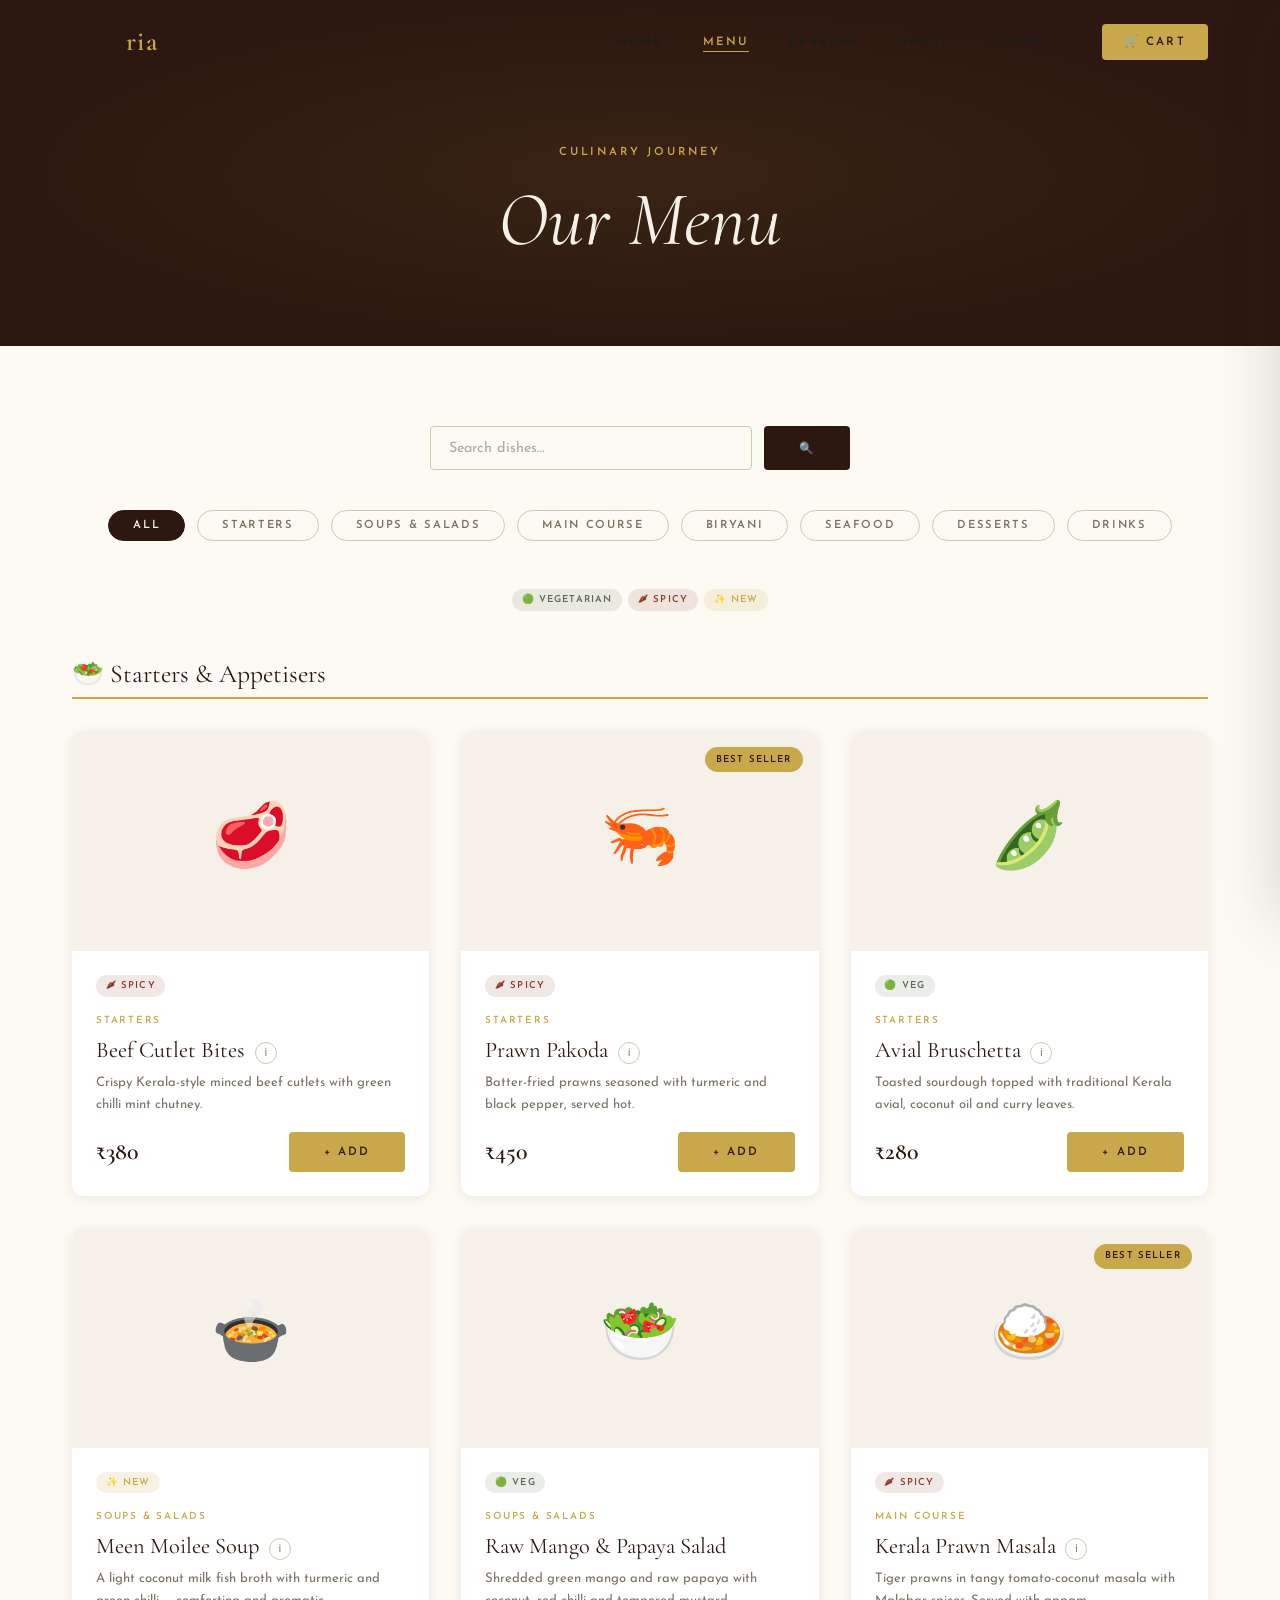
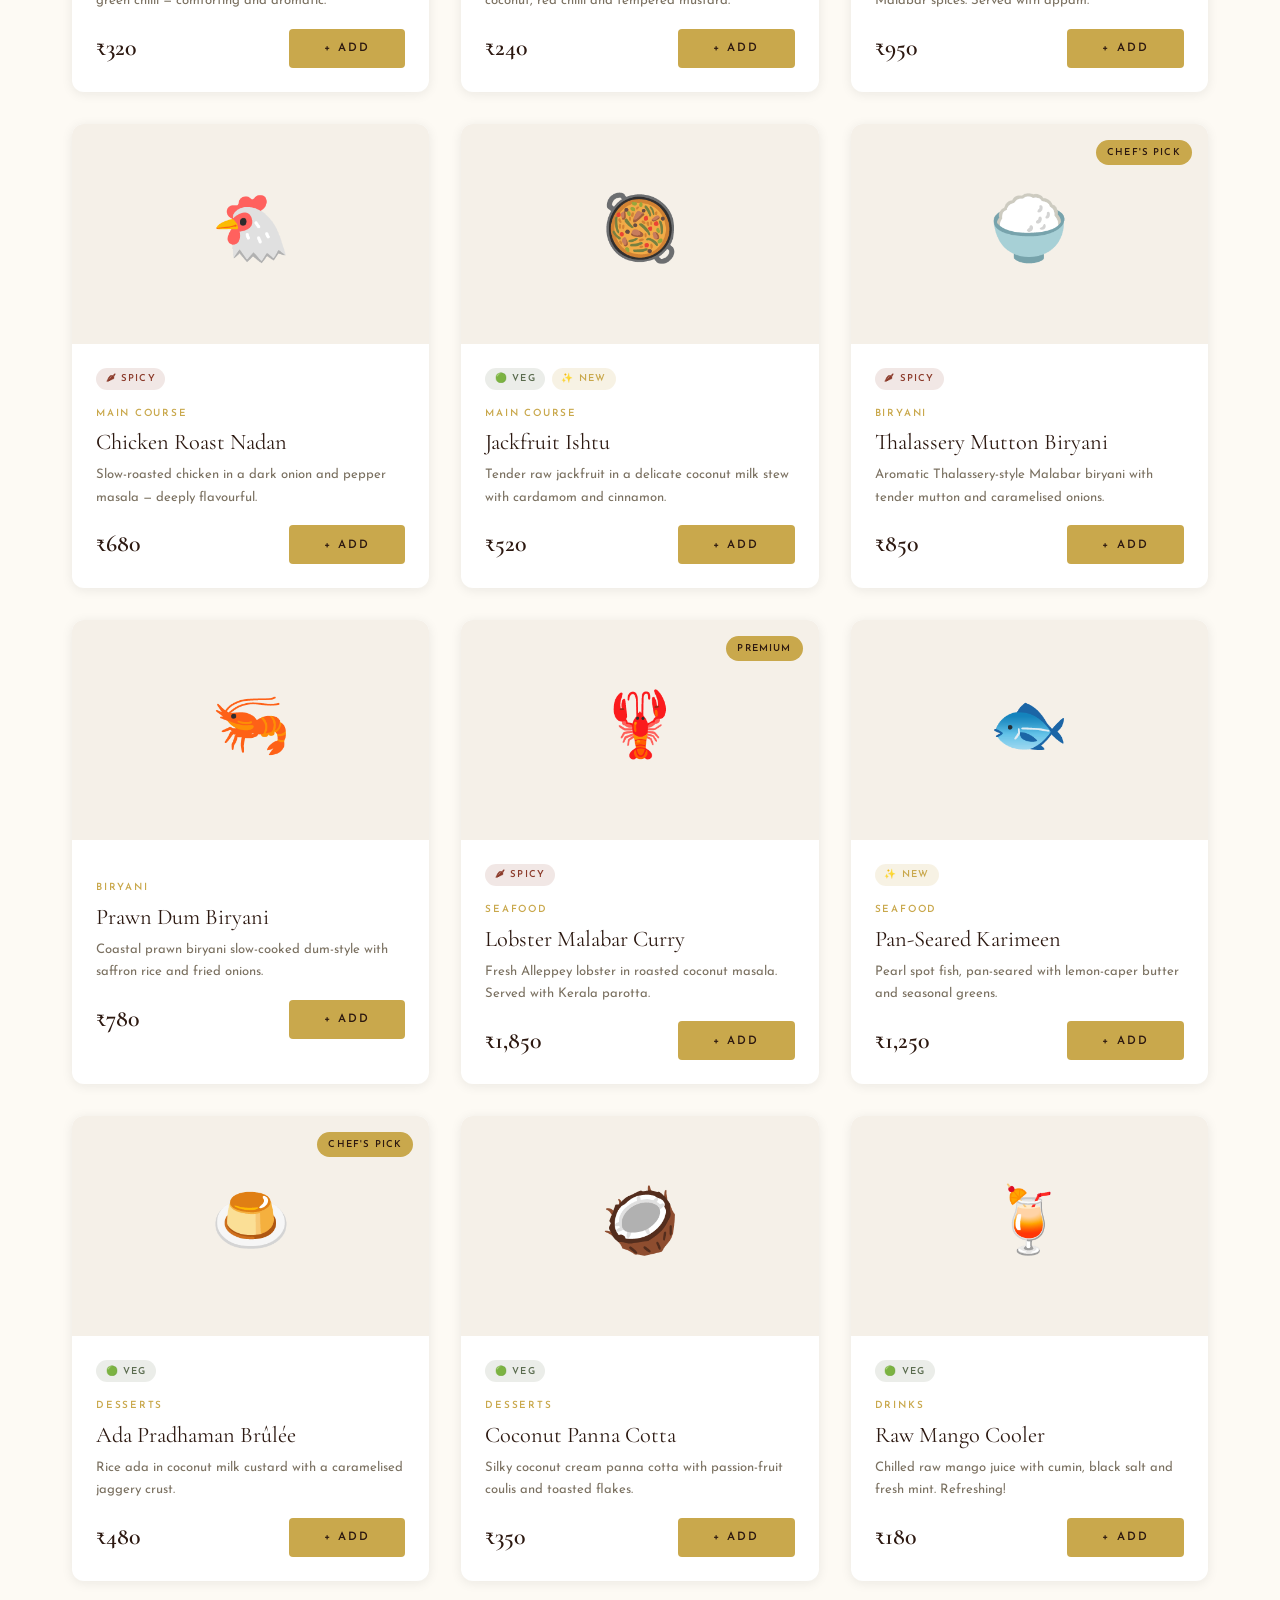
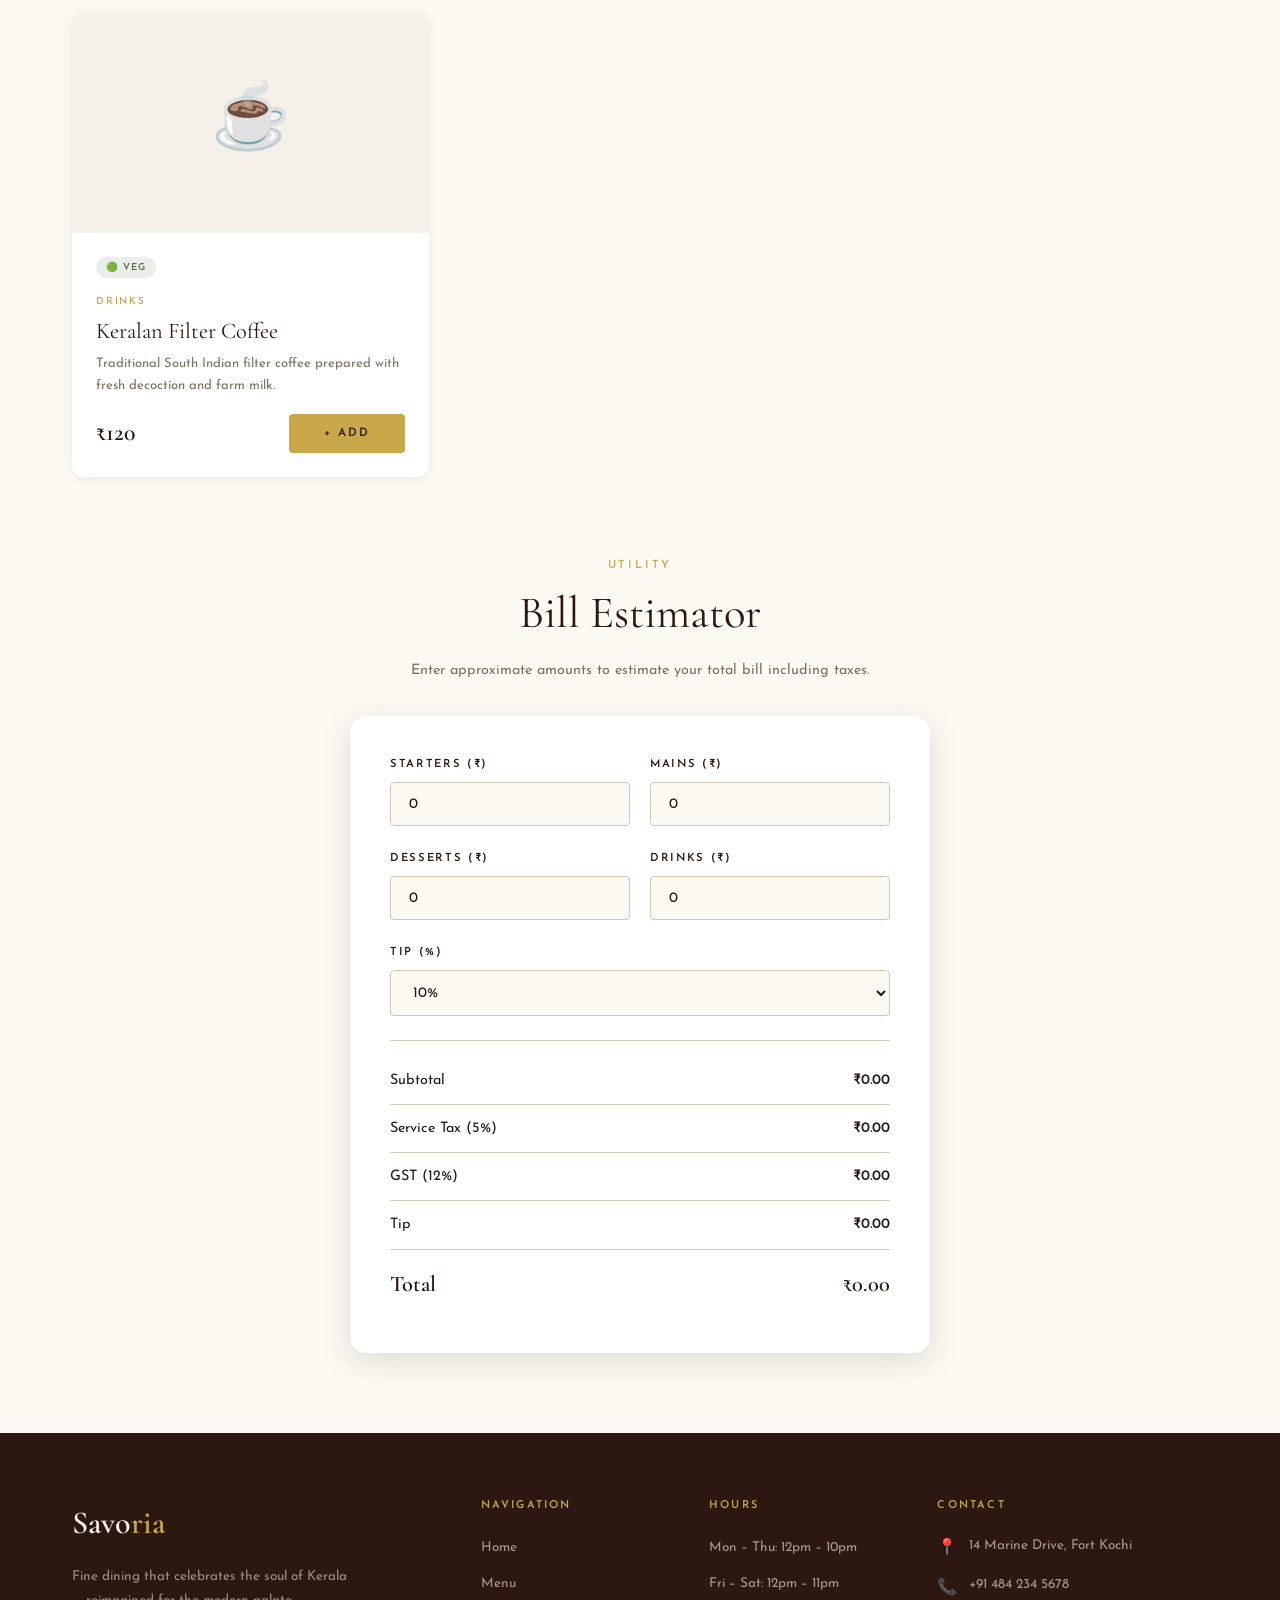
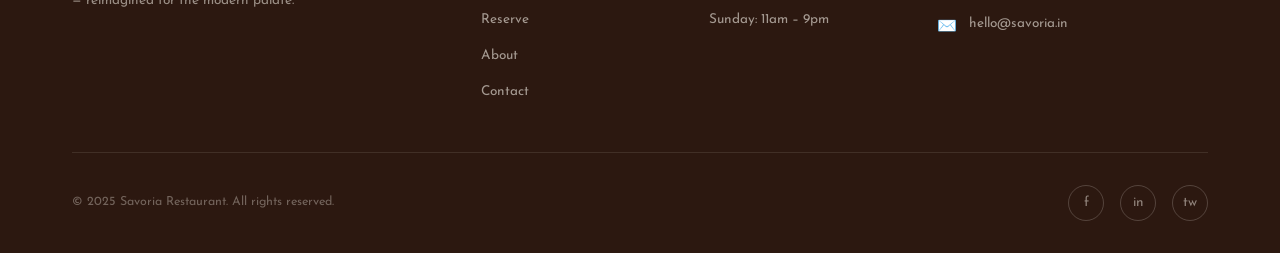
<file: Project Restaurant/menu.html>
<!DOCTYPE html>
<html lang="en">
<head>
  <meta charset="UTF-8" />
  <meta name="viewport" content="width=device-width, initial-scale=1.0" />
  <title>Menu — Savoria Restaurant</title>
  <link rel="stylesheet" href="css/style.css" />
  <!-- Internal CSS for menu page specific styles -->
  <style>
    .menu-section-title {
      font-family: var(--font-serif);
      font-size: 1.6rem;
      color: var(--espresso);
      padding: 1rem 0 .5rem;
      border-bottom: 2px solid var(--gold);
      margin-bottom: 2rem;
      display: flex;
      align-items: center;
      gap: .75rem;
    }
    .dietary-badges { display: flex; gap: .4rem; flex-wrap: wrap; margin-bottom: 1rem; }
    .badge {
      font-size: .6rem;
      font-weight: 600;
      letter-spacing: .12em;
      text-transform: uppercase;
      padding: .2rem .6rem;
      border-radius: 50px;
    }
    .badge-veg   { background: rgba(90,107,78,.12); color: var(--sage); }
    .badge-spicy { background: rgba(139,58,42,.12);  color: var(--rust); }
    .badge-new   { background: rgba(201,168,76,.15); color: var(--gold); }
    .price-range {
      background: var(--cream);
      border-radius: 12px;
      padding: 1.5rem 2rem;
      text-align: center;
      margin-bottom: 3rem;
    }
    .price-range p { font-size: .82rem; margin: 0; }
    .no-results { text-align: center; padding: 4rem 2rem; color: var(--muted); display: none; }
    .no-results-icon { font-size: 3rem; margin-bottom: 1rem; }
    /* Nutrition info tooltip */
    .nutrition-btn {
      background: none; border: 1px solid var(--border); border-radius: 50%;
      width: 22px; height: 22px; font-size: .65rem; cursor: pointer;
      display: inline-flex; align-items: center; justify-content: center;
      color: var(--muted); transition: var(--transition); vertical-align: middle;
      margin-left: .3rem;
    }
    .nutrition-btn:hover { background: var(--espresso); color: #fff; border-color: var(--espresso); }
    .nutrition-popup {
      position: fixed; top: 50%; left: 50%; transform: translate(-50%,-50%) scale(.9);
      background: #fff; border-radius: 16px; padding: 2rem;
      box-shadow: var(--shadow-lg); z-index: 3000; width: 320px;
      opacity: 0; pointer-events: none; transition: all .25s;
    }
    .nutrition-popup.open { opacity: 1; pointer-events: all; transform: translate(-50%,-50%) scale(1); }
    .nutrition-overlay {
      position: fixed; inset: 0; background: rgba(0,0,0,.35); z-index: 2999;
      display: none;
    }
    .nutrition-overlay.open { display: block; }
    .nut-row { display: flex; justify-content: space-between; padding: .45rem 0; border-bottom: 1px solid var(--border); font-size: .85rem; }
    .nut-row:last-child { border-bottom: none; }
  </style>
</head>
<body>

<!-- CART OVERLAY -->
<div id="cart-overlay" class="cart-overlay"></div>

<!-- CART SIDEBAR -->
<aside id="cart-sidebar">
  <div class="cart-header">
    <div class="cart-title">Your Order</div>
    <button class="cart-close">✕</button>
  </div>
  <div class="cart-items"></div>
  <div class="cart-footer">
    <div class="cart-total"><span>Total</span><span>₹0.00</span></div>
    <a href="reservation.html" class="btn btn-primary" style="width:100%;text-align:center;display:block">Reserve &amp; Order</a>
  </div>
</aside>

<!-- Nutrition popup -->
<div id="nut-overlay" class="nutrition-overlay"></div>
<div id="nut-popup" class="nutrition-popup">
  <h3 style="font-family:var(--font-serif);font-size:1.3rem;color:var(--espresso);margin-bottom:1.25rem" id="nut-name">Nutrition Info</h3>
  <div id="nut-rows"></div>
  <button onclick="closeNutrition()" class="btn btn-primary" style="width:100%;margin-top:1.25rem">Close</button>
</div>

<!-- NAVBAR -->
<nav class="navbar scrolled">
  <div class="container">
    <div class="nav-inner">
      <a class="nav-logo" href="index.html">Savo<span>ria</span></a>
      <ul class="nav-links">
        <li><a href="index.html">Home</a></li>
        <li><a href="menu.html">Menu</a></li>
        <li><a href="reservation.html">Reserve</a></li>
        <li><a href="about.html">About</a></li>
        <li><a href="contact.html">Contact</a></li>
        <li>
          <div class="cart-btn-wrap">
            <a href="#" class="btn-nav open-cart" style="display:flex;align-items:center;gap:.5rem;">🛒 Cart</a>
            <span class="cart-badge" style="display:none">0</span>
          </div>
        </li>
      </ul>
      <button class="hamburger"><span></span><span></span><span></span></button>
    </div>
  </div>
</nav>

<!-- PAGE HEADER -->
<header class="page-header">
  <div class="container">
    <span class="section-label">Culinary Journey</span>
    <h1>Our Menu</h1>
  </div>
</header>

<!-- MENU CONTENT -->
<section class="section">
  <div class="container">

    <!-- Search -->
    <div class="search-bar reveal">
      <input type="search" id="menu-search" class="form-control" placeholder="Search dishes…" />
      <button class="btn btn-dark" onclick="document.getElementById('menu-search').focus()">🔍</button>
    </div>

    <!-- Filter Tabs -->
    <div class="filter-tabs reveal">
      <button class="filter-tab active" data-filter="all">All</button>
      <button class="filter-tab" data-filter="starters">Starters</button>
      <button class="filter-tab" data-filter="soups">Soups &amp; Salads</button>
      <button class="filter-tab" data-filter="mains">Main Course</button>
      <button class="filter-tab" data-filter="biryani">Biryani</button>
      <button class="filter-tab" data-filter="seafood">Seafood</button>
      <button class="filter-tab" data-filter="desserts">Desserts</button>
      <button class="filter-tab" data-filter="drinks">Drinks</button>
    </div>

    <!-- Dietary legend -->
    <div class="dietary-badges reveal" style="justify-content:center;margin-bottom:2rem">
      <span class="badge badge-veg">🟢 Vegetarian</span>
      <span class="badge badge-spicy">🌶 Spicy</span>
      <span class="badge badge-new">✨ New</span>
    </div>

    <div id="no-results" class="no-results">
      <div class="no-results-icon">🍽️</div>
      <p>No dishes found. Try a different search.</p>
    </div>

    <!-- STARTERS -->
    <div class="section-menu-group">
      <h2 class="menu-section-title">🥗 Starters &amp; Appetisers</h2>
      <div class="menu-grid" id="menu-grid">

        <article class="menu-card reveal" data-category="starters">
          <div class="menu-card-img">🥩</div>
          <div class="menu-card-body">
            <div class="dietary-badges"><span class="badge badge-spicy">🌶 Spicy</span></div>
            <div class="menu-card-tag">Starters</div>
            <h3 class="menu-card-name">Beef Cutlet Bites <button class="nutrition-btn" onclick="showNutrition('Beef Cutlet Bites',{Calories:'320 kcal',Protein:'18g',Carbs:'22g',Fat:'14g',Sodium:'480mg'})">i</button></h3>
            <p class="menu-card-desc">Crispy Kerala-style minced beef cutlets with green chilli mint chutney.</p>
            <div class="menu-card-footer">
              <span class="menu-price">₹380</span>
              <button class="btn btn-primary" onclick="Cart.add('beef-cutlet','Beef Cutlet Bites',380,'🥩')">+ Add</button>
            </div>
          </div>
        </article>

        <article class="menu-card reveal" data-category="starters">
          <div class="menu-card-img">🦐</div>
          <span class="menu-badge">Best Seller</span>
          <div class="menu-card-body">
            <div class="dietary-badges"><span class="badge badge-spicy">🌶 Spicy</span></div>
            <div class="menu-card-tag">Starters</div>
            <h3 class="menu-card-name">Prawn Pakoda <button class="nutrition-btn" onclick="showNutrition('Prawn Pakoda',{Calories:'290 kcal',Protein:'22g',Carbs:'18g',Fat:'11g',Sodium:'390mg'})">i</button></h3>
            <p class="menu-card-desc">Batter-fried prawns seasoned with turmeric and black pepper, served hot.</p>
            <div class="menu-card-footer">
              <span class="menu-price">₹450</span>
              <button class="btn btn-primary" onclick="Cart.add('prawn-pakoda','Prawn Pakoda',450,'🦐')">+ Add</button>
            </div>
          </div>
        </article>

        <article class="menu-card reveal" data-category="starters">
          <div class="menu-card-img">🫛</div>
          <div class="menu-card-body">
            <div class="dietary-badges"><span class="badge badge-veg">🟢 Veg</span></div>
            <div class="menu-card-tag">Starters</div>
            <h3 class="menu-card-name">Avial Bruschetta <button class="nutrition-btn" onclick="showNutrition('Avial Bruschetta',{Calories:'210 kcal',Protein:'6g',Carbs:'28g',Fat:'8g',Sodium:'310mg'})">i</button></h3>
            <p class="menu-card-desc">Toasted sourdough topped with traditional Kerala avial, coconut oil and curry leaves.</p>
            <div class="menu-card-footer">
              <span class="menu-price">₹280</span>
              <button class="btn btn-primary" onclick="Cart.add('avial-bruschetta','Avial Bruschetta',280,'🫛')">+ Add</button>
            </div>
          </div>
        </article>

        <!-- SOUPS -->
        <article class="menu-card reveal" data-category="soups">
          <div class="menu-card-img">🍲</div>
          <div class="menu-card-body">
            <div class="dietary-badges"><span class="badge badge-new">✨ New</span></div>
            <div class="menu-card-tag">Soups &amp; Salads</div>
            <h3 class="menu-card-name">Meen Moilee Soup <button class="nutrition-btn" onclick="showNutrition('Meen Moilee Soup',{Calories:'180 kcal',Protein:'16g',Carbs:'9g',Fat:'8g',Sodium:'520mg'})">i</button></h3>
            <p class="menu-card-desc">A light coconut milk fish broth with turmeric and green chilli — comforting and aromatic.</p>
            <div class="menu-card-footer">
              <span class="menu-price">₹320</span>
              <button class="btn btn-primary" onclick="Cart.add('meen-moilee','Meen Moilee Soup',320,'🍲')">+ Add</button>
            </div>
          </div>
        </article>

        <article class="menu-card reveal" data-category="soups">
          <div class="menu-card-img">🥗</div>
          <div class="menu-card-body">
            <div class="dietary-badges"><span class="badge badge-veg">🟢 Veg</span></div>
            <div class="menu-card-tag">Soups &amp; Salads</div>
            <h3 class="menu-card-name">Raw Mango &amp; Papaya Salad</h3>
            <p class="menu-card-desc">Shredded green mango and raw papaya with coconut, red chilli and tempered mustard.</p>
            <div class="menu-card-footer">
              <span class="menu-price">₹240</span>
              <button class="btn btn-primary" onclick="Cart.add('mango-salad','Mango Papaya Salad',240,'🥗')">+ Add</button>
            </div>
          </div>
        </article>

        <!-- MAINS -->
        <article class="menu-card reveal" data-category="mains">
          <div class="menu-card-img">🍛</div>
          <span class="menu-badge">Best Seller</span>
          <div class="menu-card-body">
            <div class="dietary-badges"><span class="badge badge-spicy">🌶 Spicy</span></div>
            <div class="menu-card-tag">Main Course</div>
            <h3 class="menu-card-name">Kerala Prawn Masala <button class="nutrition-btn" onclick="showNutrition('Kerala Prawn Masala',{Calories:'420 kcal',Protein:'32g',Carbs:'18g',Fat:'24g',Sodium:'680mg'})">i</button></h3>
            <p class="menu-card-desc">Tiger prawns in tangy tomato-coconut masala with Malabar spices. Served with appam.</p>
            <div class="menu-card-footer">
              <span class="menu-price">₹950</span>
              <button class="btn btn-primary" onclick="Cart.add('prawn-masala','Kerala Prawn Masala',950,'🍛')">+ Add</button>
            </div>
          </div>
        </article>

        <article class="menu-card reveal" data-category="mains">
          <div class="menu-card-img">🐔</div>
          <div class="menu-card-body">
            <div class="dietary-badges"><span class="badge badge-spicy">🌶 Spicy</span></div>
            <div class="menu-card-tag">Main Course</div>
            <h3 class="menu-card-name">Chicken Roast Nadan</h3>
            <p class="menu-card-desc">Slow-roasted chicken in a dark onion and pepper masala — deeply flavourful.</p>
            <div class="menu-card-footer">
              <span class="menu-price">₹680</span>
              <button class="btn btn-primary" onclick="Cart.add('chicken-roast','Chicken Roast Nadan',680,'🐔')">+ Add</button>
            </div>
          </div>
        </article>

        <article class="menu-card reveal" data-category="mains">
          <div class="menu-card-img">🥘</div>
          <div class="menu-card-body">
            <div class="dietary-badges"><span class="badge badge-veg">🟢 Veg</span><span class="badge badge-new">✨ New</span></div>
            <div class="menu-card-tag">Main Course</div>
            <h3 class="menu-card-name">Jackfruit Ishtu</h3>
            <p class="menu-card-desc">Tender raw jackfruit in a delicate coconut milk stew with cardamom and cinnamon.</p>
            <div class="menu-card-footer">
              <span class="menu-price">₹520</span>
              <button class="btn btn-primary" onclick="Cart.add('jackfruit-ishtu','Jackfruit Ishtu',520,'🥘')">+ Add</button>
            </div>
          </div>
        </article>

        <!-- BIRYANI -->
        <article class="menu-card reveal" data-category="biryani">
          <div class="menu-card-img">🍚</div>
          <span class="menu-badge">Chef's Pick</span>
          <div class="menu-card-body">
            <div class="dietary-badges"><span class="badge badge-spicy">🌶 Spicy</span></div>
            <div class="menu-card-tag">Biryani</div>
            <h3 class="menu-card-name">Thalassery Mutton Biryani</h3>
            <p class="menu-card-desc">Aromatic Thalassery-style Malabar biryani with tender mutton and caramelised onions.</p>
            <div class="menu-card-footer">
              <span class="menu-price">₹850</span>
              <button class="btn btn-primary" onclick="Cart.add('mutton-biryani','Mutton Biryani',850,'🍚')">+ Add</button>
            </div>
          </div>
        </article>

        <article class="menu-card reveal" data-category="biryani">
          <div class="menu-card-img">🦐</div>
          <div class="menu-card-body">
            <div class="dietary-badges"></div>
            <div class="menu-card-tag">Biryani</div>
            <h3 class="menu-card-name">Prawn Dum Biryani</h3>
            <p class="menu-card-desc">Coastal prawn biryani slow-cooked dum-style with saffron rice and fried onions.</p>
            <div class="menu-card-footer">
              <span class="menu-price">₹780</span>
              <button class="btn btn-primary" onclick="Cart.add('prawn-biryani','Prawn Biryani',780,'🦐')">+ Add</button>
            </div>
          </div>
        </article>

        <!-- SEAFOOD -->
        <article class="menu-card reveal" data-category="seafood">
          <div class="menu-card-img">🦞</div>
          <span class="menu-badge">Premium</span>
          <div class="menu-card-body">
            <div class="dietary-badges"><span class="badge badge-spicy">🌶 Spicy</span></div>
            <div class="menu-card-tag">Seafood</div>
            <h3 class="menu-card-name">Lobster Malabar Curry</h3>
            <p class="menu-card-desc">Fresh Alleppey lobster in roasted coconut masala. Served with Kerala parotta.</p>
            <div class="menu-card-footer">
              <span class="menu-price">₹1,850</span>
              <button class="btn btn-primary" onclick="Cart.add('lobster-curry','Lobster Malabar Curry',1850,'🦞')">+ Add</button>
            </div>
          </div>
        </article>

        <article class="menu-card reveal" data-category="seafood">
          <div class="menu-card-img">🐟</div>
          <div class="menu-card-body">
            <div class="dietary-badges"><span class="badge badge-new">✨ New</span></div>
            <div class="menu-card-tag">Seafood</div>
            <h3 class="menu-card-name">Pan-Seared Karimeen</h3>
            <p class="menu-card-desc">Pearl spot fish, pan-seared with lemon-caper butter and seasonal greens.</p>
            <div class="menu-card-footer">
              <span class="menu-price">₹1,250</span>
              <button class="btn btn-primary" onclick="Cart.add('karimeen','Pan-Seared Karimeen',1250,'🐟')">+ Add</button>
            </div>
          </div>
        </article>

        <!-- DESSERTS -->
        <article class="menu-card reveal" data-category="desserts">
          <div class="menu-card-img">🍮</div>
          <span class="menu-badge">Chef's Pick</span>
          <div class="menu-card-body">
            <div class="dietary-badges"><span class="badge badge-veg">🟢 Veg</span></div>
            <div class="menu-card-tag">Desserts</div>
            <h3 class="menu-card-name">Ada Pradhaman Brûlée</h3>
            <p class="menu-card-desc">Rice ada in coconut milk custard with a caramelised jaggery crust.</p>
            <div class="menu-card-footer">
              <span class="menu-price">₹480</span>
              <button class="btn btn-primary" onclick="Cart.add('ada-brulee','Ada Pradhaman Brûlée',480,'🍮')">+ Add</button>
            </div>
          </div>
        </article>

        <article class="menu-card reveal" data-category="desserts">
          <div class="menu-card-img">🥥</div>
          <div class="menu-card-body">
            <div class="dietary-badges"><span class="badge badge-veg">🟢 Veg</span></div>
            <div class="menu-card-tag">Desserts</div>
            <h3 class="menu-card-name">Coconut Panna Cotta</h3>
            <p class="menu-card-desc">Silky coconut cream panna cotta with passion-fruit coulis and toasted flakes.</p>
            <div class="menu-card-footer">
              <span class="menu-price">₹350</span>
              <button class="btn btn-primary" onclick="Cart.add('panna-cotta','Coconut Panna Cotta',350,'🥥')">+ Add</button>
            </div>
          </div>
        </article>

        <!-- DRINKS -->
        <article class="menu-card reveal" data-category="drinks">
          <div class="menu-card-img">🍹</div>
          <div class="menu-card-body">
            <div class="dietary-badges"><span class="badge badge-veg">🟢 Veg</span></div>
            <div class="menu-card-tag">Drinks</div>
            <h3 class="menu-card-name">Raw Mango Cooler</h3>
            <p class="menu-card-desc">Chilled raw mango juice with cumin, black salt and fresh mint. Refreshing!</p>
            <div class="menu-card-footer">
              <span class="menu-price">₹180</span>
              <button class="btn btn-primary" onclick="Cart.add('mango-cooler','Raw Mango Cooler',180,'🍹')">+ Add</button>
            </div>
          </div>
        </article>

        <article class="menu-card reveal" data-category="drinks">
          <div class="menu-card-img">☕</div>
          <div class="menu-card-body">
            <div class="dietary-badges"><span class="badge badge-veg">🟢 Veg</span></div>
            <div class="menu-card-tag">Drinks</div>
            <h3 class="menu-card-name">Keralan Filter Coffee</h3>
            <p class="menu-card-desc">Traditional South Indian filter coffee prepared with fresh decoction and farm milk.</p>
            <div class="menu-card-footer">
              <span class="menu-price">₹120</span>
              <button class="btn btn-primary" onclick="Cart.add('filter-coffee','Filter Coffee',120,'☕')">+ Add</button>
            </div>
          </div>
        </article>

      </div><!-- /menu-grid -->
    </div>

    <!-- BILL CALCULATOR -->
    <div style="margin-top:5rem;" class="reveal">
      <div class="text-center" style="margin-bottom:2rem">
        <span class="section-label">Utility</span>
        <h2 class="section-title">Bill Estimator</h2>
        <p class="section-subtitle">Enter approximate amounts to estimate your total bill including taxes.</p>
      </div>
      <div class="calculator-card">
        <form id="calc-form">
          <div class="form-row">
            <div class="form-group">
              <label class="form-label" for="calc-starters">Starters (₹)</label>
              <input type="number" id="calc-starters" class="form-control" placeholder="0" min="0" value="0" />
            </div>
            <div class="form-group">
              <label class="form-label" for="calc-mains">Mains (₹)</label>
              <input type="number" id="calc-mains" class="form-control" placeholder="0" min="0" value="0" />
            </div>
          </div>
          <div class="form-row">
            <div class="form-group">
              <label class="form-label" for="calc-desserts">Desserts (₹)</label>
              <input type="number" id="calc-desserts" class="form-control" placeholder="0" min="0" value="0" />
            </div>
            <div class="form-group">
              <label class="form-label" for="calc-drinks">Drinks (₹)</label>
              <input type="number" id="calc-drinks" class="form-control" placeholder="0" min="0" value="0" />
            </div>
          </div>
          <div class="form-group">
            <label class="form-label" for="calc-tip">Tip (%)</label>
            <select id="calc-tip" class="form-control">
              <option value="0">No tip</option>
              <option value="5">5%</option>
              <option value="10" selected>10%</option>
              <option value="15">15%</option>
              <option value="20">20%</option>
            </select>
          </div>
        </form>
        <hr style="border:none;border-top:1px solid var(--border);margin:1rem 0"/>
        <div class="calc-row"><span>Subtotal</span><span class="calc-value" id="c-subtotal">₹0.00</span></div>
        <div class="calc-row"><span>Service Tax (5%)</span><span class="calc-value" id="c-tax">₹0.00</span></div>
        <div class="calc-row"><span>GST (12%)</span><span class="calc-value" id="c-gst">₹0.00</span></div>
        <div class="calc-row"><span>Tip</span><span class="calc-value" id="c-tip">₹0.00</span></div>
        <div class="calc-row total"><span>Total</span><span id="c-total">₹0.00</span></div>
      </div>
    </div>

  </div>
</section>

<!-- FOOTER -->
<footer class="footer">
  <div class="container">
    <div class="footer-grid">
      <div>
        <div class="footer-logo">Savo<span>ria</span></div>
        <p class="footer-desc">Fine dining that celebrates the soul of Kerala — reimagined for the modern palate.</p>
      </div>
      <div>
        <div class="footer-title">Navigation</div>
        <ul class="footer-links">
          <li><a href="index.html">Home</a></li>
          <li><a href="menu.html">Menu</a></li>
          <li><a href="reservation.html">Reserve</a></li>
          <li><a href="about.html">About</a></li>
          <li><a href="contact.html">Contact</a></li>
        </ul>
      </div>
      <div>
        <div class="footer-title">Hours</div>
        <ul class="footer-links">
          <li><a>Mon – Thu: 12pm – 10pm</a></li>
          <li><a>Fri – Sat: 12pm – 11pm</a></li>
          <li><a>Sunday: 11am – 9pm</a></li>
        </ul>
      </div>
      <div>
        <div class="footer-title">Contact</div>
        <div class="footer-contact-item"><span class="footer-contact-icon">📍</span> 14 Marine Drive, Fort Kochi</div>
        <div class="footer-contact-item"><span class="footer-contact-icon">📞</span> +91 484 234 5678</div>
        <div class="footer-contact-item"><span class="footer-contact-icon">✉️</span> hello@savoria.in</div>
      </div>
    </div>
    <div class="footer-bottom">
      <span class="footer-copy">© 2025 Savoria Restaurant. All rights reserved.</span>
      <div class="footer-socials">
        <div class="footer-social">f</div>
        <div class="footer-social">in</div>
        <div class="footer-social">tw</div>
      </div>
    </div>
  </div>
</footer>

<script src="js/main.js"></script>
<script>
// Menu search: show/hide no-results
const searchEl = document.getElementById('menu-search');
if (searchEl) {
  searchEl.addEventListener('input', () => {
    const noRes = document.getElementById('no-results');
    const visible = document.querySelectorAll('.menu-card:not([style*="display: none"])');
    if (noRes) noRes.style.display = visible.length === 0 ? 'block' : 'none';
  });
}

// Nutrition popup
function showNutrition(name, data) {
  document.getElementById('nut-name').textContent = name + ' — Nutrition';
  document.getElementById('nut-rows').innerHTML = Object.entries(data).map(([k,v]) =>
    `<div class="nut-row"><span>${k}</span><strong>${v}</strong></div>`
  ).join('');
  document.getElementById('nut-popup').classList.add('open');
  document.getElementById('nut-overlay').classList.add('open');
}
function closeNutrition() {
  document.getElementById('nut-popup').classList.remove('open');
  document.getElementById('nut-overlay').classList.remove('open');
}
document.getElementById('nut-overlay').addEventListener('click', closeNutrition);
</script>
</body>
</html>
</file>
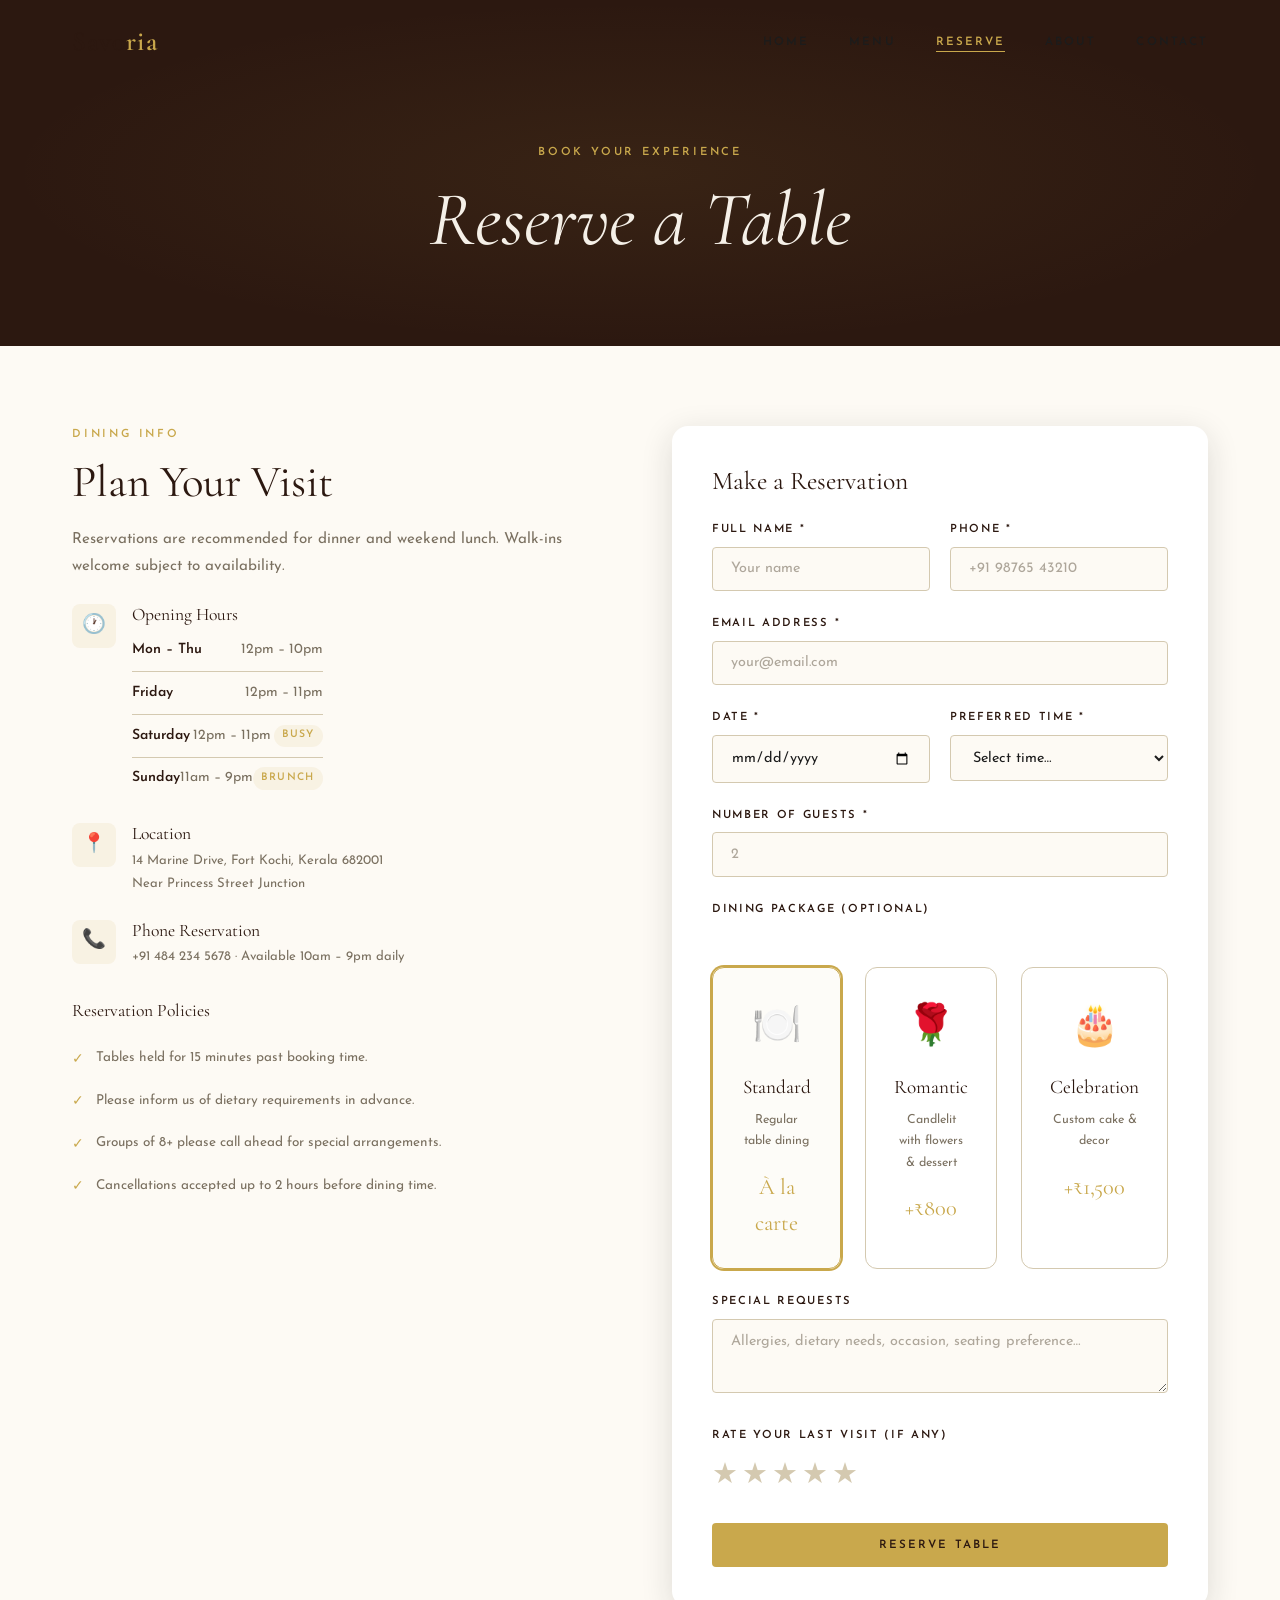
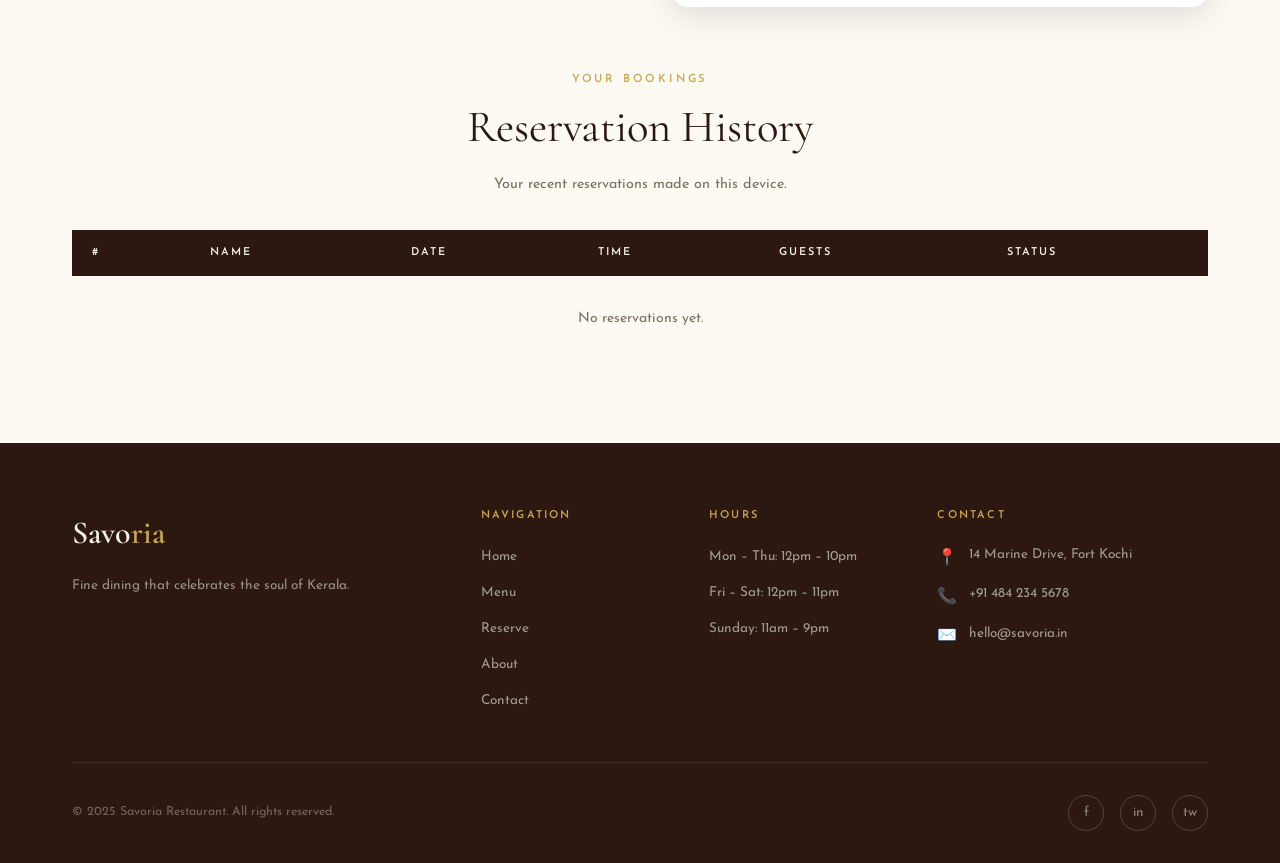
<file: Project Restaurant/reservation.html>
<!DOCTYPE html>
<html lang="en">
<head>
  <meta charset="UTF-8" />
  <meta name="viewport" content="width=device-width, initial-scale=1.0" />
  <title>Reserve a Table — Savoria</title>
  <link rel="stylesheet" href="css/style.css" />
  <!-- Internal CSS: reservation page specifics -->
  <style>
    .hours-table { width: 100%; }
    .hours-row { display: flex; justify-content: space-between; padding: .6rem 0; border-bottom: 1px solid var(--border); font-size: .88rem; }
    .hours-row:last-child { border-bottom: none; }
    .hours-day { color: var(--espresso); font-weight: 600; }
    .hours-time { color: var(--muted); }
    .hours-tag { font-size: .65rem; font-weight: 600; letter-spacing: .12em; text-transform: uppercase; color: var(--gold); background: rgba(201,168,76,.1); padding: .15rem .5rem; border-radius: 50px; }
    .reservation-history { margin-top: 4rem; }
    .policy-list { margin: 1rem 0; }
    .policy-item { display: flex; gap: .75rem; align-items: flex-start; padding: .6rem 0; font-size: .85rem; color: var(--muted); }
    .policy-icon { color: var(--gold); flex-shrink: 0; margin-top: .1rem; }
    .packages-grid { display: grid; grid-template-columns: repeat(3, 1fr); gap: 1.5rem; margin-top: 3rem; }
    .pkg-card { border: 1px solid var(--border); border-radius: 12px; padding: 1.75rem; text-align: center; transition: var(--transition); cursor: pointer; }
    .pkg-card:hover, .pkg-card.selected { border-color: var(--gold); background: rgba(201,168,76,.04); }
    .pkg-card.selected { box-shadow: 0 0 0 2px var(--gold); }
    .pkg-icon { font-size: 2.5rem; margin-bottom: .75rem; }
    .pkg-name { font-family: var(--font-serif); font-size: 1.2rem; color: var(--espresso); margin-bottom: .5rem; }
    .pkg-desc { font-size: .78rem; color: var(--muted); line-height: 1.7; margin-bottom: 1rem; }
    .pkg-price { font-family: var(--font-serif); font-size: 1.4rem; color: var(--gold); }
    @media (max-width: 680px) { .packages-grid { grid-template-columns: 1fr; } }
  </style>
</head>
<body>

<!-- NAVBAR -->
<nav class="navbar scrolled">
  <div class="container">
    <div class="nav-inner">
      <a class="nav-logo" href="index.html">Savo<span>ria</span></a>
      <ul class="nav-links">
        <li><a href="index.html">Home</a></li>
        <li><a href="menu.html">Menu</a></li>
        <li><a href="reservation.html">Reserve</a></li>
        <li><a href="about.html">About</a></li>
        <li><a href="contact.html">Contact</a></li>
      </ul>
      <button class="hamburger"><span></span><span></span><span></span></button>
    </div>
  </div>
</nav>

<!-- PAGE HEADER -->
<header class="page-header">
  <div class="container">
    <span class="section-label">Book Your Experience</span>
    <h1>Reserve a Table</h1>
  </div>
</header>

<!-- RESERVATION SECTION -->
<section class="section">
  <div class="container">
    <div class="reservation-wrap">

      <!-- Left: Info -->
      <div class="reveal">
        <span class="section-label">Dining Info</span>
        <h2 class="section-title">Plan Your Visit</h2>
        <p>Reservations are recommended for dinner and weekend lunch. Walk-ins welcome subject to availability.</p>

        <div class="info-item">
          <div class="info-icon">🕐</div>
          <div class="info-text">
            <h4>Opening Hours</h4>
            <div class="hours-table">
              <div class="hours-row"><span class="hours-day">Mon – Thu</span><span class="hours-time">12pm – 10pm</span></div>
              <div class="hours-row"><span class="hours-day">Friday</span><span class="hours-time">12pm – 11pm</span></div>
              <div class="hours-row"><span class="hours-day">Saturday</span><span class="hours-time">12pm – 11pm</span><span class="hours-tag">Busy</span></div>
              <div class="hours-row"><span class="hours-day">Sunday</span><span class="hours-time">11am – 9pm</span><span class="hours-tag">Brunch</span></div>
            </div>
          </div>
        </div>

        <div class="info-item">
          <div class="info-icon">📍</div>
          <div class="info-text">
            <h4>Location</h4>
            <p>14 Marine Drive, Fort Kochi, Kerala 682001<br>Near Princess Street Junction</p>
          </div>
        </div>

        <div class="info-item">
          <div class="info-icon">📞</div>
          <div class="info-text">
            <h4>Phone Reservation</h4>
            <p>+91 484 234 5678 · Available 10am – 9pm daily</p>
          </div>
        </div>

        <!-- Policies -->
        <div style="margin-top:2rem;">
          <h4 style="font-family:var(--font-serif);font-size:1.1rem;color:var(--espresso);margin-bottom:.5rem">Reservation Policies</h4>
          <div class="policy-list">
            <div class="policy-item"><span class="policy-icon">✓</span> Tables held for 15 minutes past booking time.</div>
            <div class="policy-item"><span class="policy-icon">✓</span> Please inform us of dietary requirements in advance.</div>
            <div class="policy-item"><span class="policy-icon">✓</span> Groups of 8+ please call ahead for special arrangements.</div>
            <div class="policy-item"><span class="policy-icon">✓</span> Cancellations accepted up to 2 hours before dining time.</div>
          </div>
        </div>
      </div>

      <!-- Right: Form -->
      <div class="reveal">
        <div class="form-card">
          <h3 style="font-family:var(--font-serif);font-size:1.6rem;color:var(--espresso);margin-bottom:1.5rem">Make a Reservation</h3>

          <form id="reservation-form" novalidate>
            <div class="form-row">
              <div class="form-group">
                <label class="form-label" for="name">Full Name *</label>
                <input type="text" id="name" class="form-control" placeholder="Your name" autocomplete="name" />
                <span class="error-msg">This field is required.</span>
              </div>
              <div class="form-group">
                <label class="form-label" for="phone">Phone *</label>
                <input type="tel" id="phone" class="form-control" placeholder="+91 98765 43210" autocomplete="tel" />
                <span class="error-msg">Enter a valid phone number.</span>
              </div>
            </div>

            <div class="form-group">
              <label class="form-label" for="email">Email Address *</label>
              <input type="email" id="email" class="form-control" placeholder="your@email.com" autocomplete="email" />
              <span class="error-msg">Please enter a valid email.</span>
            </div>

            <div class="form-row">
              <div class="form-group">
                <label class="form-label" for="date">Date *</label>
                <input type="date" id="date" class="form-control" />
                <span class="error-msg">Select a valid future date.</span>
              </div>
              <div class="form-group">
                <label class="form-label" for="time">Preferred Time *</label>
                <select id="time" class="form-control">
                  <option value="">Select time…</option>
                  <option>12:00 PM</option>
                  <option>12:30 PM</option>
                  <option>1:00 PM</option>
                  <option>1:30 PM</option>
                  <option>7:00 PM</option>
                  <option>7:30 PM</option>
                  <option>8:00 PM</option>
                  <option>8:30 PM</option>
                  <option>9:00 PM</option>
                </select>
                <span class="error-msg">Please select a time.</span>
              </div>
            </div>

            <div class="form-group">
              <label class="form-label" for="guests">Number of Guests *</label>
              <input type="number" id="guests" class="form-control" placeholder="2" min="1" max="20" />
              <span class="error-msg">Must be between 1 and 20 guests.</span>
            </div>

            <div class="form-group">
              <label class="form-label">Dining Package (optional)</label>
              <div class="packages-grid">
                <div class="pkg-card" onclick="selectPkg(this,'standard')">
                  <div class="pkg-icon">🍽️</div>
                  <div class="pkg-name">Standard</div>
                  <div class="pkg-desc">Regular table dining</div>
                  <div class="pkg-price">À la carte</div>
                </div>
                <div class="pkg-card" onclick="selectPkg(this,'romantic')">
                  <div class="pkg-icon">🌹</div>
                  <div class="pkg-name">Romantic</div>
                  <div class="pkg-desc">Candlelit with flowers &amp; dessert</div>
                  <div class="pkg-price">+₹800</div>
                </div>
                <div class="pkg-card" onclick="selectPkg(this,'celebration')">
                  <div class="pkg-icon">🎂</div>
                  <div class="pkg-name">Celebration</div>
                  <div class="pkg-desc">Custom cake &amp; decor</div>
                  <div class="pkg-price">+₹1,500</div>
                </div>
              </div>
              <input type="hidden" id="package" value="standard" />
            </div>

            <div class="form-group">
              <label class="form-label" for="notes">Special Requests</label>
              <textarea id="notes" class="form-control" rows="3" placeholder="Allergies, dietary needs, occasion, seating preference…" style="resize:vertical"></textarea>
            </div>

            <!-- Star Rating -->
            <div class="form-group">
              <label class="form-label">Rate Your Last Visit (if any)</label>
              <div class="star-rating" style="font-size:1.8rem;display:flex;gap:.25rem;cursor:pointer">
                <span class="star" style="color:var(--border)">★</span>
                <span class="star" style="color:var(--border)">★</span>
                <span class="star" style="color:var(--border)">★</span>
                <span class="star" style="color:var(--border)">★</span>
                <span class="star" style="color:var(--border)">★</span>
              </div>
              <input type="hidden" id="rating-value" value="0" />
            </div>

            <button type="submit" class="btn btn-primary" style="width:100%;padding:1rem">Reserve Table</button>
            <div class="success-msg">✓ Your table has been reserved! A confirmation will be sent to your email.</div>
          </form>
        </div>
      </div>
    </div>

    <!-- Reservation History Table -->
    <div class="reservation-history reveal">
      <div class="text-center" style="margin-bottom:2rem">
        <span class="section-label">Your Bookings</span>
        <h2 class="section-title">Reservation History</h2>
        <p class="section-subtitle">Your recent reservations made on this device.</p>
      </div>
      <div class="table-wrap">
        <table>
          <thead>
            <tr>
              <th>#</th>
              <th>Name</th>
              <th>Date</th>
              <th>Time</th>
              <th>Guests</th>
              <th>Status</th>
            </tr>
          </thead>
          <tbody id="res-table-body">
            <tr><td colspan="6" style="text-align:center;color:var(--muted);padding:2rem">No reservations yet.</td></tr>
          </tbody>
        </table>
      </div>
    </div>

  </div>
</section>

<!-- FOOTER -->
<footer class="footer">
  <div class="container">
    <div class="footer-grid">
      <div>
        <div class="footer-logo">Savo<span>ria</span></div>
        <p class="footer-desc">Fine dining that celebrates the soul of Kerala.</p>
      </div>
      <div>
        <div class="footer-title">Navigation</div>
        <ul class="footer-links">
          <li><a href="index.html">Home</a></li>
          <li><a href="menu.html">Menu</a></li>
          <li><a href="reservation.html">Reserve</a></li>
          <li><a href="about.html">About</a></li>
          <li><a href="contact.html">Contact</a></li>
        </ul>
      </div>
      <div>
        <div class="footer-title">Hours</div>
        <ul class="footer-links">
          <li><a>Mon – Thu: 12pm – 10pm</a></li>
          <li><a>Fri – Sat: 12pm – 11pm</a></li>
          <li><a>Sunday: 11am – 9pm</a></li>
        </ul>
      </div>
      <div>
        <div class="footer-title">Contact</div>
        <div class="footer-contact-item"><span class="footer-contact-icon">📍</span> 14 Marine Drive, Fort Kochi</div>
        <div class="footer-contact-item"><span class="footer-contact-icon">📞</span> +91 484 234 5678</div>
        <div class="footer-contact-item"><span class="footer-contact-icon">✉️</span> hello@savoria.in</div>
      </div>
    </div>
    <div class="footer-bottom">
      <span class="footer-copy">© 2025 Savoria Restaurant. All rights reserved.</span>
      <div class="footer-socials">
        <div class="footer-social">f</div>
        <div class="footer-social">in</div>
        <div class="footer-social">tw</div>
      </div>
    </div>
  </div>
</footer>

<script src="js/main.js"></script>
<script>
  // Set min date to today
  const dateInput = document.getElementById('date');
  if (dateInput) {
    const today = new Date().toISOString().split('T')[0];
    dateInput.setAttribute('min', today);
  }

  function selectPkg(el, val) {
    document.querySelectorAll('.pkg-card').forEach(c => c.classList.remove('selected'));
    el.classList.add('selected');
    document.getElementById('package').value = val;
  }
  // Default select standard
  document.querySelector('.pkg-card')?.classList.add('selected');
</script>
</body>
</html>
</file>
<file: Project Restaurant/css/style.css>
/* ============================================================
   SAVORIA RESTAURANT — External Stylesheet
   ============================================================ */

@import url('https://fonts.googleapis.com/css2?family=Cormorant+Garamond:ital,wght@0,300;0,400;0,600;1,300;1,400&family=Josefin+Sans:wght@300;400;600&display=swap');

/* === CSS VARIABLES === */
:root {
  --cream:    #F5F0E8;
  --ivory:    #FDFAF4;
  --charcoal: #1C1C1C;
  --espresso: #2C1810;
  --gold:     #C9A84C;
  --gold-light: #E8C96A;
  --rust:     #8B3A2A;
  --sage:     #5A6B4E;
  --muted:    #7A7060;
  --border:   #D4C9B0;

  --font-serif: 'Cormorant Garamond', Georgia, serif;
  --font-sans:  'Josefin Sans', 'Trebuchet MS', sans-serif;

  --shadow-sm: 0 2px 12px rgba(28,28,28,.08);
  --shadow-md: 0 8px 32px rgba(28,28,28,.14);
  --shadow-lg: 0 20px 60px rgba(28,28,28,.18);
  --radius:    4px;
  --transition: all .3s cubic-bezier(.4,0,.2,1);
}

/* === RESET & BASE === */
*, *::before, *::after { box-sizing: border-box; margin: 0; padding: 0; }

html { scroll-behavior: smooth; font-size: 16px; }

body {
  font-family: var(--font-sans);
  background-color: var(--ivory);
  color: var(--charcoal);
  line-height: 1.6;
  overflow-x: hidden;
}

img { max-width: 100%; display: block; }
a  { text-decoration: none; color: inherit; }
ul { list-style: none; }

/* === TYPOGRAPHY === */
h1, h2, h3, h4 { font-family: var(--font-serif); font-weight: 400; line-height: 1.2; }
h1 { font-size: clamp(2.4rem, 6vw, 5rem); }
h2 { font-size: clamp(1.8rem, 4vw, 3rem); }
h3 { font-size: clamp(1.3rem, 2.5vw, 1.8rem); }

p { font-size: .95rem; color: var(--muted); line-height: 1.8; }

.section-label {
  font-family: var(--font-sans);
  font-size: .7rem;
  font-weight: 600;
  letter-spacing: .25em;
  text-transform: uppercase;
  color: var(--gold);
  display: block;
  margin-bottom: .75rem;
}

.section-title {
  font-family: var(--font-serif);
  font-size: clamp(1.8rem, 4vw, 2.8rem);
  color: var(--espresso);
  margin-bottom: 1rem;
}

.section-subtitle {
  max-width: 520px;
  color: var(--muted);
  font-size: .9rem;
  line-height: 1.9;
}

/* === LAYOUT === */
.container { max-width: 1200px; margin: 0 auto; padding: 0 2rem; }
.section    { padding: 5rem 0; }
.text-center { text-align: center; }
.text-center .section-subtitle { margin: 0 auto; }
.flex { display: flex; }
.grid { display: grid; }

/* === DECORATIVE DIVIDER === */
.divider {
  display: flex;
  align-items: center;
  gap: 1rem;
  margin: 1.5rem 0;
}
.divider::before, .divider::after {
  content: '';
  flex: 1;
  height: 1px;
  background: var(--border);
}
.divider-icon { color: var(--gold); font-size: 1rem; }

/* === NAVBAR === */
.navbar {
  position: fixed;
  top: 0; left: 0; right: 0;
  z-index: 1000;
  padding: 1.25rem 0;
  transition: var(--transition);
}
.navbar.scrolled {
  background: rgba(253,250,244,.96);
  backdrop-filter: blur(12px);
  box-shadow: var(--shadow-sm);
  padding: .85rem 0;
}
.nav-inner {
  display: flex;
  align-items: center;
  justify-content: space-between;
}
.nav-logo {
  font-family: var(--font-serif);
  font-size: 1.7rem;
  font-weight: 600;
  color: var(--espresso);
  letter-spacing: .04em;
}
.nav-logo span { color: var(--gold); }
.nav-links {
  display: flex;
  align-items: center;
  gap: 2.5rem;
}
.nav-links a {
  font-size: .72rem;
  font-weight: 600;
  letter-spacing: .18em;
  text-transform: uppercase;
  color: var(--charcoal);
  position: relative;
  transition: color .25s;
}
.nav-links a::after {
  content: '';
  position: absolute;
  bottom: -4px; left: 0;
  width: 0; height: 1px;
  background: var(--gold);
  transition: width .3s;
}
.nav-links a:hover { color: var(--gold); }
.nav-links a:hover::after { width: 100%; }
.nav-links a.active { color: var(--gold); }
.nav-links a.active::after { width: 100%; }

.btn-nav {
  background: var(--gold);
  color: var(--espresso) !important;
  padding: .55rem 1.4rem;
  border-radius: var(--radius);
  font-weight: 600 !important;
  transition: var(--transition) !important;
}
.btn-nav:hover { background: var(--gold-light) !important; }
.btn-nav::after { display: none !important; }

.hamburger {
  display: none;
  flex-direction: column;
  gap: 5px;
  cursor: pointer;
  background: none;
  border: none;
  padding: .3rem;
}
.hamburger span {
  width: 24px; height: 2px;
  background: var(--charcoal);
  transition: var(--transition);
  display: block;
}

/* === BUTTONS === */
.btn {
  display: inline-block;
  font-family: var(--font-sans);
  font-size: .72rem;
  font-weight: 600;
  letter-spacing: .18em;
  text-transform: uppercase;
  padding: .85rem 2.2rem;
  border-radius: var(--radius);
  border: none;
  cursor: pointer;
  transition: var(--transition);
}
.btn-primary {
  background: var(--gold);
  color: var(--espresso);
}
.btn-primary:hover {
  background: var(--gold-light);
  transform: translateY(-2px);
  box-shadow: 0 8px 24px rgba(201,168,76,.35);
}
.btn-outline {
  background: transparent;
  color: var(--ivory);
  border: 1px solid rgba(253,250,244,.5);
}
.btn-outline:hover {
  background: rgba(253,250,244,.1);
  border-color: var(--ivory);
}
.btn-dark {
  background: var(--espresso);
  color: var(--cream);
}
.btn-dark:hover {
  background: var(--charcoal);
  transform: translateY(-2px);
}

/* === HERO === */
.hero {
  min-height: 100vh;
  display: flex;
  align-items: center;
  position: relative;
  overflow: hidden;
  background: var(--espresso);
}
.hero-bg {
  position: absolute;
  inset: 0;
  background:
    linear-gradient(135deg, rgba(44,24,16,.92) 0%, rgba(44,24,16,.75) 50%, rgba(44,24,16,.88) 100%),
    url('https://images.unsplash.com/photo-1414235077428-338989a2e8c0?w=1600&q=80') center/cover no-repeat;
}
.hero-content {
  position: relative;
  z-index: 1;
  max-width: 700px;
}
.hero-badge {
  display: inline-flex;
  align-items: center;
  gap: .6rem;
  background: rgba(201,168,76,.15);
  border: 1px solid rgba(201,168,76,.35);
  padding: .45rem 1.1rem;
  border-radius: 50px;
  margin-bottom: 2rem;
}
.hero-badge span {
  font-size: .68rem;
  font-weight: 600;
  letter-spacing: .2em;
  text-transform: uppercase;
  color: var(--gold-light);
}
.hero h1 {
  font-family: var(--font-serif);
  font-style: italic;
  color: var(--cream);
  margin-bottom: 1.5rem;
  line-height: 1.1;
}
.hero h1 em { font-style: normal; color: var(--gold-light); }
.hero-desc {
  color: rgba(245,240,232,.7);
  font-size: .95rem;
  line-height: 1.9;
  margin-bottom: 2.5rem;
  max-width: 480px;
}
.hero-cta { display: flex; gap: 1rem; flex-wrap: wrap; }
.hero-stats {
  display: flex;
  gap: 3rem;
  margin-top: 4rem;
  padding-top: 2.5rem;
  border-top: 1px solid rgba(201,168,76,.2);
}
.stat-value {
  font-family: var(--font-serif);
  font-size: 2.2rem;
  font-weight: 300;
  color: var(--gold-light);
  display: block;
  line-height: 1;
  margin-bottom: .3rem;
}
.stat-label {
  font-size: .68rem;
  letter-spacing: .18em;
  text-transform: uppercase;
  color: rgba(245,240,232,.5);
}
.hero-scroll {
  position: absolute;
  bottom: 2.5rem;
  left: 50%;
  transform: translateX(-50%);
  display: flex;
  flex-direction: column;
  align-items: center;
  gap: .5rem;
  color: rgba(245,240,232,.4);
  font-size: .65rem;
  letter-spacing: .2em;
  text-transform: uppercase;
  animation: bounce 2s infinite;
}
.hero-scroll::after {
  content: '';
  width: 1px;
  height: 40px;
  background: linear-gradient(to bottom, rgba(245,240,232,.4), transparent);
}
@keyframes bounce {
  0%, 100% { transform: translateX(-50%) translateY(0); }
  50%       { transform: translateX(-50%) translateY(8px); }
}

/* === CARDS === */
.card {
  background: #fff;
  border-radius: 8px;
  overflow: hidden;
  box-shadow: var(--shadow-sm);
  transition: var(--transition);
}
.card:hover {
  box-shadow: var(--shadow-md);
  transform: translateY(-4px);
}

/* === MENU CARDS === */
.menu-grid {
  display: grid;
  grid-template-columns: repeat(auto-fill, minmax(300px, 1fr));
  gap: 2rem;
}
.menu-card {
  background: #fff;
  border-radius: 12px;
  overflow: hidden;
  box-shadow: var(--shadow-sm);
  transition: var(--transition);
  position: relative;
}
.menu-card:hover { box-shadow: var(--shadow-md); transform: translateY(-6px); }
.menu-card-img {
  width: 100%;
  height: 220px;
  object-fit: cover;
  background: var(--cream);
  display: flex;
  align-items: center;
  justify-content: center;
  font-size: 4rem;
}
.menu-card-body { padding: 1.5rem; }
.menu-card-tag {
  font-size: .62rem;
  font-weight: 600;
  letter-spacing: .18em;
  text-transform: uppercase;
  color: var(--gold);
  margin-bottom: .5rem;
}
.menu-card-name {
  font-family: var(--font-serif);
  font-size: 1.4rem;
  color: var(--espresso);
  margin-bottom: .5rem;
}
.menu-card-desc { font-size: .82rem; color: var(--muted); line-height: 1.7; margin-bottom: 1rem; }
.menu-card-footer {
  display: flex;
  align-items: center;
  justify-content: space-between;
}
.menu-price {
  font-family: var(--font-serif);
  font-size: 1.5rem;
  color: var(--espresso);
  font-weight: 600;
}
.menu-badge {
  position: absolute;
  top: 1rem; right: 1rem;
  background: var(--gold);
  color: var(--espresso);
  font-size: .6rem;
  font-weight: 600;
  letter-spacing: .12em;
  text-transform: uppercase;
  padding: .3rem .7rem;
  border-radius: 50px;
}

/* === FILTER TABS === */
.filter-tabs {
  display: flex;
  gap: .75rem;
  flex-wrap: wrap;
  justify-content: center;
  margin-bottom: 3rem;
}
.filter-tab {
  padding: .55rem 1.5rem;
  border: 1px solid var(--border);
  border-radius: 50px;
  font-size: .7rem;
  font-weight: 600;
  letter-spacing: .15em;
  text-transform: uppercase;
  cursor: pointer;
  background: transparent;
  color: var(--muted);
  transition: var(--transition);
  font-family: var(--font-sans);
}
.filter-tab:hover, .filter-tab.active {
  background: var(--espresso);
  color: var(--cream);
  border-color: var(--espresso);
}

/* === FORMS === */
.form-group {
  margin-bottom: 1.5rem;
}
.form-label {
  display: block;
  font-size: .7rem;
  font-weight: 600;
  letter-spacing: .15em;
  text-transform: uppercase;
  color: var(--espresso);
  margin-bottom: .5rem;
}
.form-control {
  width: 100%;
  padding: .85rem 1.1rem;
  border: 1px solid var(--border);
  border-radius: var(--radius);
  background: var(--ivory);
  font-family: var(--font-sans);
  font-size: .9rem;
  color: var(--charcoal);
  transition: var(--transition);
  outline: none;
}
.form-control:focus {
  border-color: var(--gold);
  box-shadow: 0 0 0 3px rgba(201,168,76,.15);
  background: #fff;
}
.form-control::placeholder { color: var(--muted); opacity: .6; }
.form-control.error { border-color: var(--rust); }
.form-row { display: grid; grid-template-columns: 1fr 1fr; gap: 1.25rem; }
.error-msg {
  font-size: .72rem;
  color: var(--rust);
  margin-top: .35rem;
  display: none;
}
.error-msg.visible { display: block; }
.success-msg {
  background: rgba(90,107,78,.1);
  border: 1px solid var(--sage);
  color: var(--sage);
  padding: 1rem 1.25rem;
  border-radius: var(--radius);
  font-size: .85rem;
  text-align: center;
  display: none;
  margin-top: 1rem;
}
.success-msg.visible { display: block; }

/* === TABLE === */
.table-wrap { overflow-x: auto; }
table {
  width: 100%;
  border-collapse: collapse;
  font-size: .88rem;
}
th {
  background: var(--espresso);
  color: var(--cream);
  padding: .9rem 1.25rem;
  text-align: left;
  font-family: var(--font-sans);
  font-size: .68rem;
  font-weight: 600;
  letter-spacing: .18em;
  text-transform: uppercase;
}
td {
  padding: .85rem 1.25rem;
  border-bottom: 1px solid var(--border);
  color: var(--charcoal);
  vertical-align: middle;
}
tr:hover td { background: rgba(245,240,232,.5); }
tr:last-child td { border-bottom: none; }

/* === TEAM CARDS === */
.team-grid {
  display: grid;
  grid-template-columns: repeat(auto-fill, minmax(240px, 1fr));
  gap: 2rem;
}
.team-card {
  background: #fff;
  border-radius: 12px;
  padding: 2rem;
  text-align: center;
  box-shadow: var(--shadow-sm);
  transition: var(--transition);
}
.team-card:hover { box-shadow: var(--shadow-md); transform: translateY(-4px); }
.team-avatar {
  width: 90px; height: 90px;
  border-radius: 50%;
  background: var(--cream);
  display: flex;
  align-items: center;
  justify-content: center;
  font-size: 2.5rem;
  margin: 0 auto 1rem;
  border: 3px solid var(--border);
}
.team-name { font-family: var(--font-serif); font-size: 1.3rem; color: var(--espresso); }
.team-role { font-size: .7rem; letter-spacing: .18em; text-transform: uppercase; color: var(--gold); margin: .3rem 0 .75rem; }
.team-bio { font-size: .82rem; color: var(--muted); line-height: 1.7; }

/* === TESTIMONIALS === */
.testimonial-card {
  background: #fff;
  border-radius: 12px;
  padding: 2rem;
  box-shadow: var(--shadow-sm);
}
.stars { color: var(--gold); font-size: 1rem; margin-bottom: 1rem; }
.testimonial-text { font-family: var(--font-serif); font-style: italic; font-size: 1.1rem; color: var(--espresso); line-height: 1.7; margin-bottom: 1.25rem; }
.testimonial-author { display: flex; align-items: center; gap: .75rem; }
.author-avatar { width: 42px; height: 42px; border-radius: 50%; background: var(--cream); display: flex; align-items: center; justify-content: center; font-size: 1.2rem; }
.author-name { font-size: .85rem; font-weight: 600; color: var(--espresso); }
.author-date { font-size: .72rem; color: var(--muted); }

/* === FOOTER === */
.footer {
  background: var(--espresso);
  color: var(--cream);
  padding: 4rem 0 2rem;
}
.footer-grid {
  display: grid;
  grid-template-columns: 2fr 1fr 1fr 1.5fr;
  gap: 3rem;
  margin-bottom: 3rem;
}
.footer-logo { font-family: var(--font-serif); font-size: 2rem; font-weight: 600; margin-bottom: 1rem; }
.footer-logo span { color: var(--gold); }
.footer-desc { font-size: .85rem; color: rgba(245,240,232,.55); line-height: 1.8; max-width: 280px; }
.footer-title { font-size: .68rem; font-weight: 600; letter-spacing: .2em; text-transform: uppercase; color: var(--gold); margin-bottom: 1.25rem; }
.footer-links { display: flex; flex-direction: column; gap: .65rem; }
.footer-links a { font-size: .85rem; color: rgba(245,240,232,.6); transition: color .25s; }
.footer-links a:hover { color: var(--gold-light); }
.footer-contact-item { display: flex; gap: .75rem; font-size: .85rem; color: rgba(245,240,232,.6); margin-bottom: .75rem; align-items: flex-start; }
.footer-contact-icon { color: var(--gold); font-size: 1rem; flex-shrink: 0; margin-top: .1rem; }
.footer-bottom { border-top: 1px solid rgba(245,240,232,.1); padding-top: 2rem; display: flex; justify-content: space-between; align-items: center; }
.footer-copy { font-size: .78rem; color: rgba(245,240,232,.35); }
.footer-socials { display: flex; gap: 1rem; }
.footer-social { width: 36px; height: 36px; border-radius: 50%; border: 1px solid rgba(245,240,232,.2); display: flex; align-items: center; justify-content: center; font-size: .85rem; color: rgba(245,240,232,.5); transition: var(--transition); cursor: pointer; }
.footer-social:hover { border-color: var(--gold); color: var(--gold); }

/* === PAGE HEADER === */
.page-header {
  padding: 9rem 0 5rem;
  background: var(--espresso);
  position: relative;
  overflow: hidden;
  text-align: center;
}
.page-header::before {
  content: '';
  position: absolute;
  inset: 0;
  background: radial-gradient(ellipse at center, rgba(201,168,76,.08) 0%, transparent 70%);
}
.page-header h1 { font-family: var(--font-serif); font-style: italic; color: var(--cream); position: relative; }
.page-header .section-label { justify-content: center; display: flex; }

/* === CART === */
#cart-sidebar {
  position: fixed;
  top: 0; right: -420px;
  width: 420px;
  height: 100vh;
  background: #fff;
  box-shadow: var(--shadow-lg);
  z-index: 2000;
  display: flex;
  flex-direction: column;
  transition: right .4s cubic-bezier(.4,0,.2,1);
  overflow: hidden;
}
#cart-sidebar.open { right: 0; }
.cart-header {
  padding: 1.5rem;
  border-bottom: 1px solid var(--border);
  display: flex;
  justify-content: space-between;
  align-items: center;
}
.cart-title { font-family: var(--font-serif); font-size: 1.4rem; color: var(--espresso); }
.cart-close { background: none; border: none; font-size: 1.4rem; cursor: pointer; color: var(--muted); padding: .25rem; }
.cart-items { flex: 1; overflow-y: auto; padding: 1.5rem; }
.cart-item {
  display: flex;
  gap: 1rem;
  padding: 1rem 0;
  border-bottom: 1px solid var(--border);
  align-items: center;
}
.cart-item:last-child { border-bottom: none; }
.cart-item-emoji { font-size: 2rem; flex-shrink: 0; }
.cart-item-info { flex: 1; }
.cart-item-name { font-family: var(--font-serif); font-size: 1rem; color: var(--espresso); }
.cart-item-price { font-size: .85rem; color: var(--gold); font-weight: 600; }
.cart-item-qty {
  display: flex;
  align-items: center;
  gap: .5rem;
}
.qty-btn { width: 28px; height: 28px; border-radius: 50%; border: 1px solid var(--border); background: none; cursor: pointer; font-size: 1rem; display: flex; align-items: center; justify-content: center; transition: var(--transition); }
.qty-btn:hover { background: var(--espresso); color: #fff; border-color: var(--espresso); }
.qty-val { font-weight: 600; min-width: 20px; text-align: center; }
.cart-footer { padding: 1.5rem; border-top: 1px solid var(--border); background: var(--cream); }
.cart-total { display: flex; justify-content: space-between; margin-bottom: 1.25rem; font-family: var(--font-serif); font-size: 1.3rem; color: var(--espresso); }
.cart-empty { text-align: center; padding: 3rem 1rem; color: var(--muted); }
.cart-empty-icon { font-size: 3rem; margin-bottom: 1rem; }
.cart-overlay { position: fixed; inset: 0; background: rgba(28,28,28,.4); z-index: 1999; display: none; }
.cart-overlay.open { display: block; }
.cart-badge { background: var(--rust); color: #fff; border-radius: 50%; width: 18px; height: 18px; font-size: .65rem; display: flex; align-items: center; justify-content: center; position: absolute; top: -6px; right: -6px; font-weight: 700; }
.cart-btn-wrap { position: relative; display: inline-block; }

/* === RESERVATION SECTION === */
.reservation-wrap {
  display: grid;
  grid-template-columns: 1fr 1fr;
  gap: 4rem;
  align-items: start;
}
.reservation-info h2 { margin-bottom: 1rem; }
.info-item { display: flex; gap: 1rem; margin-top: 1.5rem; }
.info-icon { width: 44px; height: 44px; background: rgba(201,168,76,.1); border-radius: 8px; display: flex; align-items: center; justify-content: center; font-size: 1.2rem; flex-shrink: 0; }
.info-text h4 { font-family: var(--font-serif); font-size: 1.1rem; color: var(--espresso); margin-bottom: .25rem; }
.info-text p { font-size: .82rem; margin: 0; }
.form-card { background: #fff; border-radius: 16px; padding: 2.5rem; box-shadow: var(--shadow-md); }

/* === ABOUT FEATURES === */
.features-grid { display: grid; grid-template-columns: repeat(3, 1fr); gap: 2rem; }
.feature-card { padding: 2rem; border-radius: 12px; border: 1px solid var(--border); text-align: center; transition: var(--transition); }
.feature-card:hover { border-color: var(--gold); background: rgba(201,168,76,.04); transform: translateY(-4px); }
.feature-icon { font-size: 2.5rem; margin-bottom: 1.25rem; }
.feature-title { font-family: var(--font-serif); font-size: 1.25rem; color: var(--espresso); margin-bottom: .75rem; }
.feature-desc { font-size: .85rem; color: var(--muted); line-height: 1.8; }

/* === GALLERY === */
.gallery-grid {
  display: grid;
  grid-template-columns: repeat(3, 1fr);
  grid-template-rows: repeat(2, 220px);
  gap: 1rem;
}
.gallery-item { border-radius: 8px; overflow: hidden; cursor: pointer; }
.gallery-item:first-child { grid-column: span 2; grid-row: span 2; }
.gallery-img {
  width: 100%; height: 100%;
  object-fit: cover;
  background: var(--cream);
  display: flex;
  align-items: center;
  justify-content: center;
  font-size: 4rem;
  transition: transform .5s;
}
.gallery-item:hover .gallery-img { transform: scale(1.05); }

/* === ANIMATIONS === */
@keyframes fadeUp {
  from { opacity: 0; transform: translateY(30px); }
  to   { opacity: 1; transform: translateY(0); }
}
.fade-up { animation: fadeUp .7s ease both; }
.fade-up-1 { animation-delay: .1s; }
.fade-up-2 { animation-delay: .2s; }
.fade-up-3 { animation-delay: .3s; }
.fade-up-4 { animation-delay: .4s; }

/* === NOTIFICATION TOAST === */
.toast {
  position: fixed;
  bottom: 2rem; right: 2rem;
  background: var(--espresso);
  color: var(--cream);
  padding: .9rem 1.5rem;
  border-radius: 8px;
  font-size: .85rem;
  box-shadow: var(--shadow-lg);
  z-index: 9999;
  transform: translateY(100px);
  opacity: 0;
  transition: all .4s cubic-bezier(.4,0,.2,1);
}
.toast.show { transform: translateY(0); opacity: 1; }
.toast.success { border-left: 3px solid var(--sage); }
.toast.error   { border-left: 3px solid var(--rust); }

/* === SEARCH BOX === */
.search-bar {
  display: flex;
  gap: .75rem;
  max-width: 420px;
  margin: 0 auto 2.5rem;
}
.search-bar input { flex: 1; }
.search-bar button { flex-shrink: 0; }

/* === PRICE CALCULATOR === */
.calculator-card {
  background: #fff;
  border-radius: 16px;
  padding: 2.5rem;
  box-shadow: var(--shadow-md);
  max-width: 580px;
  margin: 0 auto;
}
.calc-row { display: flex; align-items: center; justify-content: space-between; padding: .75rem 0; border-bottom: 1px solid var(--border); font-size: .9rem; }
.calc-row:last-of-type { border-bottom: none; }
.calc-row.total { font-family: var(--font-serif); font-size: 1.4rem; color: var(--espresso); font-weight: 600; padding-top: 1rem; }
.calc-value { color: var(--espresso); font-weight: 600; }

/* === RESPONSIVE === */
@media (max-width: 900px) {
  .footer-grid { grid-template-columns: 1fr 1fr; }
  .reservation-wrap { grid-template-columns: 1fr; }
  .features-grid { grid-template-columns: repeat(2, 1fr); }
  .gallery-grid { grid-template-columns: repeat(2, 1fr); grid-template-rows: auto; }
  .gallery-item:first-child { grid-column: span 2; grid-row: span 1; }
}
@media (max-width: 680px) {
  .nav-links { display: none; }
  .hamburger { display: flex; }
  .form-row { grid-template-columns: 1fr; }
  .hero-stats { gap: 1.5rem; flex-wrap: wrap; }
  .footer-grid { grid-template-columns: 1fr; }
  #cart-sidebar { width: 100%; right: -100%; }
  .features-grid { grid-template-columns: 1fr; }
  .gallery-grid { grid-template-columns: 1fr; }
  .gallery-item:first-child { grid-column: span 1; }
}

/* === UTILITY === */
.bg-cream  { background: var(--cream); }
.bg-dark   { background: var(--espresso); }
.text-gold { color: var(--gold); }
.text-muted { color: var(--muted); }
.mt-2 { margin-top: 2rem; }
.mb-2 { margin-bottom: 2rem; }
.hidden { display: none !important; }
.no-scroll { overflow: hidden; }
</file>
